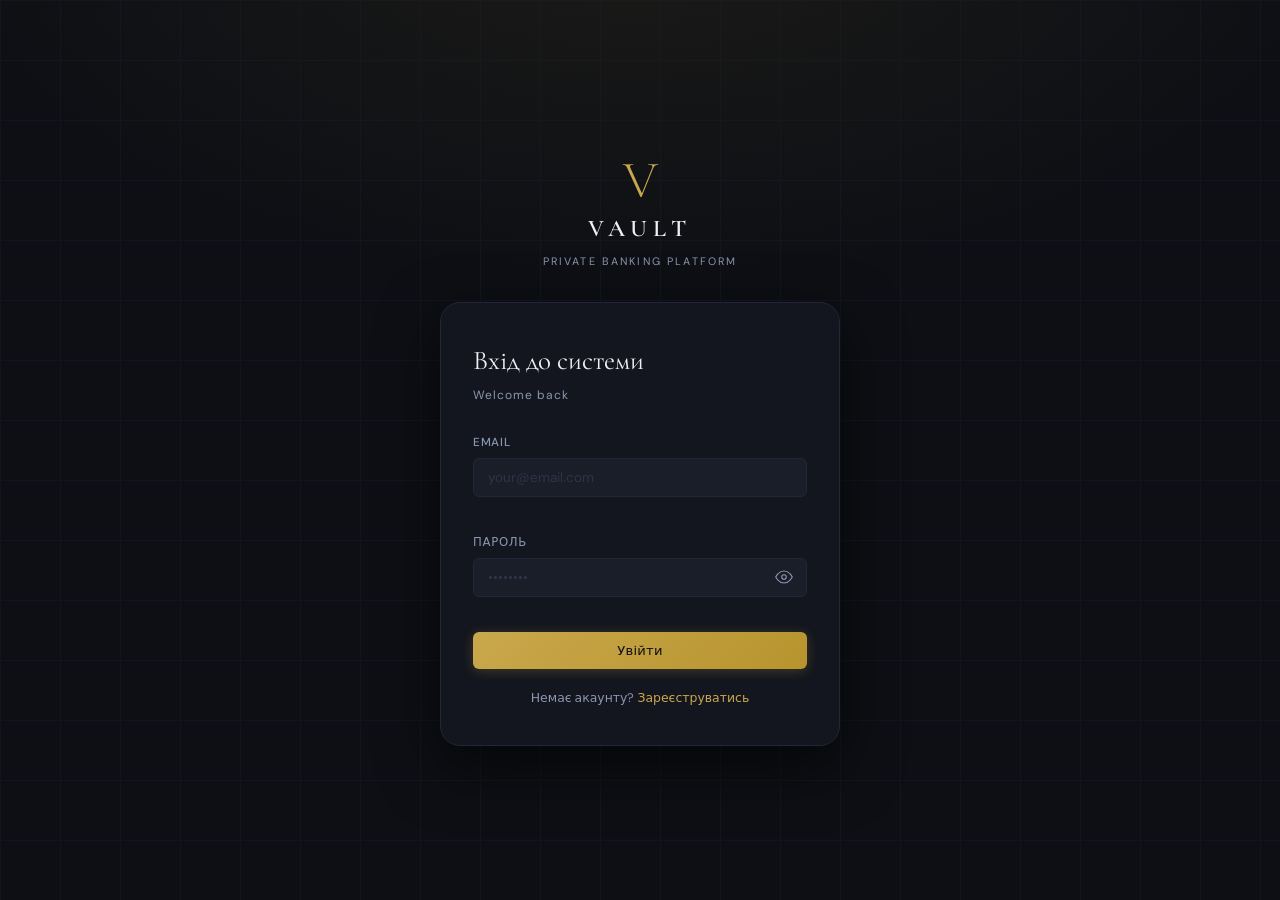
<file: frontend/index.html>
<!DOCTYPE html>
<html lang="uk">
<head>
  <meta charset="UTF-8" />
  <meta name="viewport" content="width=device-width, initial-scale=1.0" />
  <title>Vault · Payment System</title>
  <link rel="preconnect" href="https://fonts.googleapis.com" />
  <link rel="preconnect" href="https://fonts.gstatic.com" crossorigin />
  <link href="https://fonts.googleapis.com/css2?family=Cormorant+Garamond:ital,wght@0,300;0,400;0,600;1,300;1,400&family=DM+Mono:wght@300;400;500&family=DM+Sans:wght@300;400;500&display=swap" rel="stylesheet" />
  <link rel="stylesheet" href="css/variables.css" />
  <link rel="stylesheet" href="css/base.css" />
  <link rel="stylesheet" href="css/components.css" />
  <link rel="stylesheet" href="css/layout.css" />
  <link rel="stylesheet" href="css/pages.css" />
  <link rel="stylesheet" href="css/animations.css" />
   <link rel="stylesheet" href="css/filters.css" />
  <link rel="stylesheet" href="css/mobile.css" />
  <link rel="stylesheet" href="css/blocked.css" />
  <link rel="stylesheet" href="css/profile.css" />
</head>
<body>

  <!-- ── Сторінка заблокованого користувача ─────────────────────── -->
  <div id="blocked-wrapper" class="blocked-wrapper hidden">
    <div class="blocked-card">

      <!-- Заголовок -->
      <div class="blocked-card__header">
        <div class="blocked-card__icon">🔒</div>
        <h2 class="blocked-card__title">Акаунт заблоковано</h2>
        <div class="blocked-card__subtitle">Account suspended</div>
        <div class="blocked-card__email" id="blocked-email"></div>
      </div>

      <!-- Причина -->
      <div class="blocked-reason">
        <div class="blocked-reason__label">
          <svg width="12" height="12" viewBox="0 0 24 24" fill="none"
               stroke="currentColor" stroke-width="2.5">
            <circle cx="12" cy="12" r="10"/>
            <line x1="12" y1="8"  x2="12"    y2="12"/>
            <line x1="12" y1="16" x2="12.01" y2="16"/>
          </svg>
          Причина блокування
        </div>
        <div class="blocked-reason__text" id="blocked-reason">
          Причину не вказано
        </div>
      </div>

      <!-- Форма запиту на розблокування -->
      <div class="blocked-divider">Запит на розблокування</div>

      <div class="blocked-request__title">Оскаржити рішення</div>
      <p class="blocked-request__hint">
        Якщо ви вважаєте блокування помилковим — опишіть ситуацію
        і адміністратор розгляне ваш запит.
      </p>

      <form id="blocked-request-form" class="form" novalidate>
        <div class="field">
          <label class="field__label" for="blocked-request-message">
            Повідомлення <span style="color:var(--red)">*</span>
          </label>
          <textarea
            class="field__input field__textarea"
            id="blocked-request-message"
            rows="3"
            placeholder="Поясніть, чому ваш акаунт слід розблокувати..."
            maxlength="1000"
          ></textarea>
        </div>
        <div id="blocked-request-error"   class="alert alert--error   hidden"></div>
        <div id="blocked-request-success" class="alert alert--success hidden"></div>
        <button class="btn btn--primary btn--full" type="submit">
          <span class="btn__text">Надіслати запит на розблокування</span>
          <span class="btn__loader hidden"></span>
        </button>
      </form>

      <!-- Вийти -->
      <div class="blocked-footer">
        <button id="blocked-logout-btn" class="btn btn--ghost"
                style="color:var(--silver);font-size:.8rem">
          ← Вийти з акаунту
        </button>
      </div>

    </div>
  </div>
  <!-- ── Auth pages (shown when logged out) ─────────────────────────── -->
  <div id="auth-wrapper" class="auth-wrapper">
    <div class="auth-brand">
      <div class="auth-brand__logo">V</div>
      <div class="auth-brand__name">Vault</div>
      <div class="auth-brand__tagline">Private Banking Platform</div>
    </div>

    <!-- Login -->
    <div id="page-login" class="auth-card active">
      <h2 class="auth-card__title" data-i18n="auth.login.title">Вхід до системи</h2>
      <p class="auth-card__sub">Welcome back</p>
      <form id="form-login" class="form" novalidate>
        <div class="field">
          <label class="field__label" for="login-email" data-i18n="auth.login.email">Email</label>
          <input class="field__input" id="login-email" type="email" placeholder="your@email.com" autocomplete="email" required />
          <span class="field__error" id="login-email-err"></span>
        </div>
        <div class="field">
          <label class="field__label" for="login-password" data-i18n="auth.login.password">Пароль</label>
          <div class="field__password-wrap">
            <input class="field__input" id="login-password" type="password" placeholder="••••••••" autocomplete="current-password" required />
            <button type="button" class="field__eye-btn" id="login-password-eye" aria-label="Показати пароль">
              <svg id="login-eye-show" class="field__eye-icon" viewBox="0 0 24 24" fill="none" stroke="currentColor" stroke-width="1.5"><path d="M1 12s4-8 11-8 11 8 11 8-4 8-11 8-11-8-11-8z"/><circle cx="12" cy="12" r="3"/></svg>
              <svg id="login-eye-hide" class="field__eye-icon" style="display:none" viewBox="0 0 24 24" fill="none" stroke="currentColor" stroke-width="1.5"><path d="M17.94 17.94A10.07 10.07 0 0 1 12 20c-7 0-11-8-11-8a18.45 18.45 0 0 1 5.06-5.94M9.9 4.24A9.12 9.12 0 0 1 12 4c7 0 11 8 11 8a18.5 18.5 0 0 1-2.16 3.19m-6.72-1.07a3 3 0 1 1-4.24-4.24"/><line x1="1" y1="1" x2="23" y2="23"/></svg>
            </button>
          </div>
          <span class="field__error" id="login-password-err"></span>
        </div>
        <div id="login-error" class="alert alert--error hidden"></div>
        <button class="btn btn--primary btn--full" type="submit">
          <span class="btn__text" data-i18n="auth.login.btn">Увійти</span>
          <span class="btn__loader hidden"></span>
        </button>
      </form>
      <p class="auth-switch">Немає акаунту? <a href="#" id="go-register">Зареєструватись</a></p>
    </div>

    <!-- Register -->
    <div id="page-register" class="auth-card">
      <h2 class="auth-card__title" data-i18n="auth.register.title">Реєстрація</h2>
      <p class="auth-card__sub">Create your account</p>
      <form id="form-register" class="form" novalidate>

        <!-- Ім'я та прізвище -->
        <div class="field-row">
          <div class="field">
            <label class="field__label" for="reg-first-name" data-i18n="auth.register.first_name">Ім'я</label>
            <input class="field__input" id="reg-first-name" type="text" placeholder="Іван" autocomplete="given-name" required />
            <span class="field__error" id="reg-first-name-err"></span>
          </div>
          <div class="field">
            <label class="field__label" for="reg-last-name" data-i18n="auth.register.last_name">Прізвище</label>
            <input class="field__input" id="reg-last-name" type="text" placeholder="Петренко" autocomplete="family-name" required />
            <span class="field__error" id="reg-last-name-err"></span>
          </div>
        </div>

        <div class="field">
          <label class="field__label" for="reg-email">Email</label>
          <input class="field__input" id="reg-email" type="email" placeholder="your@email.com" autocomplete="email" required />
          <span class="field__error" id="reg-email-err"></span>
        </div>
        <div class="field">
          <label class="field__label" for="reg-phone" data-i18n="auth.register.phone">Телефон</label>
          <input class="field__input" id="reg-phone" type="tel" placeholder="+380991234567" autocomplete="tel" required />
          <span class="field__error" id="reg-phone-err"></span>
        </div>

        <!-- Пароль зі слайдером та кнопкою ока -->
        <div class="field">
          <label class="field__label" for="reg-password" data-i18n="auth.register.password">Пароль</label>
          <div class="field__password-wrap">
            <input class="field__input" id="reg-password" type="password" placeholder="мін. 8 символів" autocomplete="new-password" required />
            <button type="button" class="field__eye-btn" id="reg-password-eye" aria-label="Показати пароль">
              <svg id="eye-icon-show" class="field__eye-icon" viewBox="0 0 24 24" fill="none" stroke="currentColor" stroke-width="1.5"><path d="M1 12s4-8 11-8 11 8 11 8-4 8-11 8-11-8-11-8z"/><circle cx="12" cy="12" r="3"/></svg>
              <svg id="eye-icon-hide" class="field__eye-icon" style="display:none" viewBox="0 0 24 24" fill="none" stroke="currentColor" stroke-width="1.5"><path d="M17.94 17.94A10.07 10.07 0 0 1 12 20c-7 0-11-8-11-8a18.45 18.45 0 0 1 5.06-5.94M9.9 4.24A9.12 9.12 0 0 1 12 4c7 0 11 8 11 8a18.5 18.5 0 0 1-2.16 3.19m-6.72-1.07a3 3 0 1 1-4.24-4.24"/><line x1="1" y1="1" x2="23" y2="23"/></svg>
            </button>
          </div>

          <!-- Слайдер надійності пароля -->
          <div class="pwd-strength">
            <div class="pwd-strength__bars">
              <div class="pwd-strength__bar" id="pwd-bar-1"></div>
              <div class="pwd-strength__bar" id="pwd-bar-2"></div>
              <div class="pwd-strength__bar" id="pwd-bar-3"></div>
              <div class="pwd-strength__bar" id="pwd-bar-4"></div>
              <div class="pwd-strength__bar" id="pwd-bar-5"></div>
            </div>
            <span class="pwd-strength__label" id="pwd-strength-label"></span>
          </div>

          <!-- Вимоги до пароля -->
          <ul class="pwd-reqs">
            <li class="pwd-reqs__item" id="req-len">
              <svg class="pwd-reqs__icon" viewBox="0 0 16 16" fill="none" stroke="currentColor" stroke-width="1.5"><circle cx="8" cy="8" r="6"/></svg>
              Мінімум 8 символів
            </li>
            <li class="pwd-reqs__item" id="req-upper">
              <svg class="pwd-reqs__icon" viewBox="0 0 16 16" fill="none" stroke="currentColor" stroke-width="1.5"><circle cx="8" cy="8" r="6"/></svg>
              Велика літера (A–Z)
            </li>
            <li class="pwd-reqs__item" id="req-lower">
              <svg class="pwd-reqs__icon" viewBox="0 0 16 16" fill="none" stroke="currentColor" stroke-width="1.5"><circle cx="8" cy="8" r="6"/></svg>
              Мала літера (a–z)
            </li>
            <li class="pwd-reqs__item" id="req-digit">
              <svg class="pwd-reqs__icon" viewBox="0 0 16 16" fill="none" stroke="currentColor" stroke-width="1.5"><circle cx="8" cy="8" r="6"/></svg>
              Цифра (0–9)
            </li>
            <li class="pwd-reqs__item" id="req-special">
              <svg class="pwd-reqs__icon" viewBox="0 0 16 16" fill="none" stroke="currentColor" stroke-width="1.5"><circle cx="8" cy="8" r="6"/></svg>
              Спецсимвол (!@#$%^&amp;*…)
            </li>
          </ul>

          <span class="field__error" id="reg-password-err"></span>
        </div>

        <div id="reg-error" class="alert alert--error hidden"></div>
        <div id="reg-success" class="alert alert--success hidden"></div>
        <button class="btn btn--primary btn--full" type="submit">
          <span class="btn__text" data-i18n="auth.register.btn">Зареєструватись</span>
          <span class="btn__loader hidden"></span>
        </button>
      </form>
      <p class="auth-switch">Вже маєте акаунт? <a href="#" id="go-login">Увійти</a></p>
    </div>
  </div>

  <!-- ── App shell (shown when logged in) ───────────────────────────── -->
  <div id="app-wrapper" class="app-wrapper hidden">

    <div class="sidebar-overlay" id="sidebar-overlay"></div>
    <!-- Sidebar -->
    <aside class="sidebar">
      <div class="sidebar__brand">
        <span class="sidebar__logo">V</span>
        <span class="sidebar__name">Vault</span>
      </div>

      <nav class="sidebar__nav">



        <a class="nav-item active" data-page="dashboard" href="#">
          <svg class="nav-item__icon" viewBox="0 0 24 24" fill="none" stroke="currentColor" stroke-width="1.5"><rect x="3" y="3" width="7" height="7" rx="1"/><rect x="14" y="3" width="7" height="7" rx="1"/><rect x="3" y="14" width="7" height="7" rx="1"/><rect x="14" y="14" width="7" height="7" rx="1"/></svg>
          <span data-i18n="nav.dashboard">Огляд</span>
        </a>
        <a class="nav-item" data-page="accounts" href="#">
          <svg class="nav-item__icon" viewBox="0 0 24 24" fill="none" stroke="currentColor" stroke-width="1.5"><rect x="2" y="5" width="20" height="14" rx="2"/><path d="M2 10h20"/></svg>
          <span data-i18n="nav.accounts">Рахунки</span>
        </a>
        <a class="nav-item" data-page="transfer" href="#">
          <svg class="nav-item__icon" viewBox="0 0 24 24" fill="none" stroke="currentColor" stroke-width="1.5"><path d="M7 16V4m0 0L3 8m4-4 4 4M17 8v12m0 0 4-4m-4 4-4-4"/></svg>
          <span data-i18n="nav.transfer">Переказ</span>
        </a>
        <a class="nav-item" data-page="transactions" href="#">
          <svg class="nav-item__icon" viewBox="0 0 24 24" fill="none" stroke="currentColor" stroke-width="1.5"><path d="M9 5H7a2 2 0 0 0-2 2v12a2 2 0 0 0 2 2h10a2 2 0 0 0 2-2V7a2 2 0 0 0-2-2h-2M9 5a2 2 0 0 0 2 2h2a2 2 0 0 0 2-2M9 5a2 2 0 0 1 2-2h2a2 2 0 0 1 2 2"/></svg>
          <span data-i18n="nav.transactions">Транзакції</span>
        </a>
        <a class="nav-item" data-page="requests" href="#">
          <svg class="nav-item__icon" viewBox="0 0 24 24" fill="none" stroke="currentColor" stroke-width="1.5"><path d="M8 12h.01M12 12h.01M16 12h.01M21 12c0 4.418-4.03 8-9 8a9.863 9.863 0 0 1-4.255-.949L3 20l1.395-3.72C3.512 15.042 3 13.574 3 12c0-4.418 4.03-8 9-8s9 3.582 9 8z"/></svg>
          <span data-i18n="nav.requests">Запити</span>
        </a>
        <a class="nav-item" data-page="profile" href="#">
           <svg class="nav-item__icon" viewBox="0 0 24 24" fill="none" stroke="currentColor" stroke-width="1.5">
           <path d="M20 21v-2a4 4 0 0 0-4-4H8a4 4 0 0 0-4 4v2"/>
            <circle cx="12" cy="7" r="4"/>
          </svg>
          <span data-i18n="nav.profile">Кабінет</span>
        </a>
      </nav>

      <a href="admin.html" class="nav-item" id="nav-admin" style="display:none;margin:0 12px 8px;border-top:1px solid var(--ink-3);padding-top:12px;color:var(--red)">
        <svg class="nav-item__icon" viewBox="0 0 24 24" fill="none" stroke="currentColor" stroke-width="1.5"><path d="M9 12l2 2 4-4m5.618-4.016A11.955 11.955 0 0 1 12 2.944a11.955 11.955 0 0 1-8.618 3.04A12.02 12.02 0 0 0 3 9c0 5.591 3.824 10.29 9 11.622 5.176-1.332 9-6.03 9-11.622 0-1.042-.133-2.052-.382-3.016z"/></svg>
        <span data-i18n="nav.admin">Адмін панель</span>
      </a>
      <div class="sidebar__bottom">
        <div class="user-chip" id="sidebar-user">
          <div class="user-chip__avatar" id="sidebar-avatar">U</div>
          <div class="user-chip__info">
            <span class="user-chip__email" id="sidebar-email">—</span>
            <span class="user-chip__role" id="sidebar-role">USER</span>
          </div>
        </div>
        <button class="btn btn--ghost btn--icon" id="btn-logout" title="Вийти">
          <svg viewBox="0 0 24 24" fill="none" stroke="currentColor" stroke-width="1.5"><path d="M17 16l4-4m0 0-4-4m4 4H7m6 4v1a3 3 0 0 1-3 3H6a3 3 0 0 1-3-3V7a3 3 0 0 1 3-3h4a3 3 0 0 1 3 3v1"/></svg>
        </button>
      </div>
    </aside>

    <!-- Main content -->
    <main class="main-content">
      <div class="topbar">
        <button class="topbar__burger" id="sidebar-toggle" aria-label="Menu">
          <span></span><span></span><span></span>
        </button>
        <h1 class="topbar__title" id="page-title" data-i18n="nav.dashboard">Огляд</h1>
        <div class="topbar__lang">
          <button class="lang-btn active" data-lang="uk">UA</button>
          <button class="lang-btn" data-lang="en">EN</button>
        </div>
      </div>

      <!-- Dashboard -->
      <section id="page-dashboard" class="page active">
        <div class="stats-grid" id="stats-grid">
          <div class="stat-card stat-card--gold">
            <div class="stat-card__label" data-i18n="dash.total_balance">Загальний баланс</div>
            <div class="stat-card__value" id="stat-total">0.00 ₴</div>
            <div class="stat-card__sub" data-i18n="dash.all_accounts">Всі рахунки</div>
          </div>
          <div class="stat-card">
            <div class="stat-card__label" data-i18n="dash.accounts_count">Рахунків</div>
            <div class="stat-card__value" id="stat-accounts">0</div>
            <div class="stat-card__sub" data-i18n="dash.accounts_active">Активних</div>
          </div>
          <div class="stat-card">
            <div class="stat-card__label" data-i18n="dash.last_tx">Останній переказ</div>
            <div class="stat-card__value" id="stat-last-tx">—</div>
            <div class="stat-card__sub" id="stat-last-tx-date">—</div>
          </div>
        </div>

        <div class="section-header">
          <h2 class="section-title" data-i18n="dash.my_accounts">Мої рахунки</h2>
          <button class="btn btn--outline btn--sm" id="dash-add-account" data-i18n="dash.add">+ Додати</button>
        </div>
        <div class="cards-row" id="dash-accounts-list">
          <div class="empty-state">Рахунки не знайдено</div>
        </div>

        <div class="section-header">
          <h2 class="section-title" data-i18n="dash.recent_tx">Останні транзакції</h2>
        </div>
        <div class="tx-list" id="dash-tx-list">
          <div class="empty-state">Транзакцій немає</div>
        </div>
      </section>

      <!-- Accounts -->
      <section id="page-accounts" class="page">
        <div class="section-header">
          <h2 class="section-title" data-i18n="acc.title">Банківські рахунки</h2>
          <button class="btn btn--primary btn--sm" id="btn-open-add-account" data-i18n="acc.new">+ Новий рахунок</button>
        </div>
        <div class="accounts-grid" id="accounts-grid">
          <div class="empty-state">Рахунки не знайдено</div>
        </div>
      </section>

      <!-- Transfer -->
      <section id="page-transfer" class="page">
        <div class="transfer-container">
          <div class="transfer-card">
            <h2 class="transfer-card__title" data-i18n="tf.title">Переказ коштів</h2>
            <p class="transfer-card__sub" data-i18n="tf.sub">Миттєвий переказ між рахунками</p>
            <form id="form-transfer" class="form" novalidate>
              <div class="field">
                <label class="field__label" for="tf-from" data-i18n="tf.from">З рахунку</label>
                <select class="field__input field__select" id="tf-from" required>
                  <option value="">— оберіть рахунок —</option>
                </select>
                <span class="field__error" id="tf-from-err"></span>
              </div>
              <div class="transfer-arrow">
                <svg viewBox="0 0 24 24" fill="none" stroke="currentColor" stroke-width="1.5"><path d="M12 5v14m7-7-7 7-7-7"/></svg>
              </div>
             <div class="field">
               <label class="field__label" for="tf-to" data-i18n="tf.to">Номер картки отримувача (16 цифр)</label>
                <input class="field__input"
                  id="tf-to"
                  type="text"
                  placeholder="1234 5678 9012 3456"
                  maxlength="19"
                  inputmode="numeric"
                  autocomplete="off" />
                <span class="field__error" id="tf-to-err"></span>
              </div>
              <div class="field">
                <label class="field__label" for="tf-amount" data-i18n="tf.amount">Сума</label>
                <div class="field__prefix-wrap">
                  <span class="field__prefix" id="tf-currency-badge">₴</span>
                  <input class="field__input field__input--prefixed" id="tf-amount" type="number" min="0.01" step="0.01" placeholder="0.00" required />
                </div>
                <span class="field__error" id="tf-amount-err"></span>
              </div>
              <div class="field">
                <label class="field__label" for="tf-desc" data-i18n="tf.desc">Призначення (необов'язково)</label>
                <input class="field__input" id="tf-desc" type="text" placeholder="За що переказ..." maxlength="255" />
              </div>
              <div id="tf-error" class="alert alert--error hidden"></div>
              <div id="tf-success" class="alert alert--success hidden"></div>
              <button class="btn btn--primary btn--full" type="submit">
                <span class="btn__text" data-i18n="tf.btn">Виконати переказ</span>
                <span class="btn__loader hidden"></span>
              </button>
            </form>
          </div>
        </div>
      </section>

      <!-- Transactions -->
      <section id="page-transactions" class="page">
        <div class="section-header">
          <h2 class="section-title" data-i18n="tx.title">Транзакції</h2>
        </div>
        <div class="tx-table-wrap">
          <table class="tx-table">
            <thead>
              <tr>
                <th data-i18n="tx.col.date">Дата</th>
                <th data-i18n="tx.col.id">№ ID</th>
                <th data-i18n="tx.col.type">Тип</th>
                <th data-i18n="tx.col.desc">Опис</th>
                <th data-i18n="tx.col.status">Статус</th>
                <th class="text-right" data-i18n="tx.col.amount">Сума</th>
              </tr>
            </thead>
            <tbody id="tx-table-body">
              <tr><td colspan="6" class="empty-state">Транзакцій немає</td></tr>
            </tbody>
          </table>
        </div>
        <div class="pagination" id="tx-pagination"></div>
      </section>

      <!-- Requests -->
      <section id="page-requests" class="page">
        <div class="section-header">
          <h2 class="section-title" data-i18n="req.title">Мої запити</h2>
          <button class="btn btn--primary btn--sm" id="btn-open-add-request" data-i18n="req.new">+ Новий запит</button>
        </div>
        <div class="requests-list" id="requests-list">
          <div class="empty-state">Запитів немає</div>
        </div>
      </section>

      <!-- Profile / Особистий кабінет -->
      <section id="page-profile" class="page">
        <div id="profile-container">
          <!-- Контент завантажується динамічно через ProfilePage.load() -->
        </div>
      </section>
    </main>
  </div>

  <!-- ── Modals ──────────────────────────────────────────────────────── -->
  <div class="modal-backdrop hidden" id="modal-backdrop">
    <!-- Add Account Modal -->
    <div class="modal hidden" id="modal-add-account">
      <div class="modal__header">
        <h3 class="modal__title" data-i18n="acc.modal.title">Новий рахунок</h3>
        <button class="modal__close" data-close-modal="modal-add-account">✕</button>
      </div>
      <form id="form-add-account" class="form" novalidate>
        <div class="field">
          <label class="field__label">Номер картки <span style="color:var(--silver);font-size:.7rem">(генерується автоматично)</span></label>
          <div style="display:flex;gap:8px;align-items:center">
            <input class="field__input" id="acc-card" type="text" readonly
                   style="font-family:var(--font-mono);letter-spacing:.1em;cursor:default;flex:1"
                   placeholder="Натисніть ↻ або відкрийте знову" />
            <button type="button" class="btn btn--outline btn--sm" id="btn-regen-card" title="Згенерувати новий номер" style="flex-shrink:0;padding:0 14px;height:40px">↻</button>
          </div>
          <span style="font-size:.72rem;color:var(--silver);margin-top:2px">Повний номер зберігається у системі для переказів</span>
        </div>
        <div class="field">
          <label class="field__label" for="acc-currency">Валюта</label>
          <select class="field__input field__select" id="acc-currency" required>
            <option value="UAH">₴ UAH — Гривня</option>
            <option value="USD">$ USD — Долар</option>
            <option value="EUR">€ EUR — Євро</option>
          </select>
        </div>
        <div class="field">
          <label class="field__label" for="acc-balance">Початковий баланс</label>
          <input class="field__input" id="acc-balance" type="number" min="0" step="0.01" placeholder="0.00" value="0" required />
          <span class="field__error" id="acc-balance-err"></span>
        </div>
        <div id="acc-error" class="alert alert--error hidden"></div>
        <button class="btn btn--primary btn--full" type="submit" data-i18n="acc.modal.btn">Створити рахунок</button>
      </form>
    </div>

    <!-- Add Request Modal -->
    <div class="modal hidden" id="modal-add-request">
      <div class="modal__header">
        <h3 class="modal__title" data-i18n="req.modal.title">Новий запит</h3>
        <button class="modal__close" data-close-modal="modal-add-request">✕</button>
      </div>
      <form id="form-add-request" class="form" novalidate>
        <div class="field">
          <label class="field__label" for="req-account" data-i18n="req.modal.acc">Рахунок</label>
          <select class="field__input field__select" id="req-account" required>
            <option value="">— оберіть рахунок —</option>
          </select>
          <span class="field__error" id="req-account-err"></span>
        </div>
        <div class="field">
          <label class="field__label" for="req-type" data-i18n="req.modal.type">Тип запиту</label>
          <select class="field__input field__select" id="req-type" required>
            <option value="UNBLOCK">Розблокування / Unblock</option>
          </select>
        </div>
        <div class="field">
          <label class="field__label" for="req-message" data-i18n="req.modal.msg">Повідомлення</label>
          <textarea class="field__input field__textarea" id="req-message" rows="3" placeholder="Опишіть причину запиту..." required maxlength="1000"></textarea>
          <span class="field__error" id="req-message-err"></span>
        </div>
        <div id="req-error" class="alert alert--error hidden"></div>
        <div id="req-success" class="alert alert--success hidden"></div>
        <button class="btn btn--primary btn--full" type="submit">
          <span class="btn__text" data-i18n="req.modal.btn">Надіслати запит</span>
          <span class="btn__loader hidden"></span>
        </button>
      </form>
    </div>
  </div>

  <!-- Toast notifications -->
  <div class="toast-container" id="toast-container"></div>

  <script>
const API_BASE = 'http://localhost:8000';

const Api = (() => {
    async function _fetch(path, options = {}, retry = true) {
        const accessToken = Store.get('accessToken');
        const headers = { 'Content-Type': 'application/json', ...options.headers };
        if (accessToken) headers['Authorization'] = `Bearer ${accessToken}`;

        const res = await fetch(`${API_BASE}${path}`, { ...options, headers });

        if (res.status === 401 && retry) {
            const refreshed = await _tryRefresh();
            if (refreshed) return _fetch(path, options, false);
            Store.clear();
            App.showAuth();
            throw new Error('Session expired');
        }

        if (!res.ok) {
            let detail = `HTTP ${res.status}`;
            try {
                const body = await res.json();
                detail = body.detail || JSON.stringify(body);
            } catch {}
            throw new Error(detail);
        }

        if (res.status === 204) return null;
        return res.json();
    }

    async function _tryRefresh() {
        const refreshToken = Store.get('refreshToken');
        if (!refreshToken) return false;
        try {
            const data = await fetch(`${API_BASE}/users/refresh`, {
                method: 'POST',
                headers: { 'Content-Type': 'application/json' },
                body: JSON.stringify({ refresh_token: refreshToken }),
            }).then(r => r.json());
            if (data.access_token) {
                Store.set('accessToken', data.access_token);
                return true;
            }
        } catch {}
        return false;
    }

    const get  = (path)       => _fetch(path, { method: 'GET' });
    const post = (path, body) => _fetch(path, { method: 'POST', body: JSON.stringify(body) });
    const patch= (path, body) => _fetch(path, { method: 'PATCH', body: JSON.stringify(body) });
    const del  = (path)       => _fetch(path, { method: 'DELETE' });

    // Auth
    const login = (email, password) => {
        const form = new URLSearchParams({ username: email, password });
        return fetch(`${API_BASE}/users/login`, {
            method: 'POST',
            headers: { 'Content-Type': 'application/x-www-form-urlencoded' },
            body: form,
        }).then(async res => {
            if (!res.ok) {
                const body = await res.json().catch(() => ({}));
                throw new Error(body.detail || `HTTP ${res.status}`);
            }
            return res.json();
        });
    };

    const register = (data) => post('/users/', data);
    const logout   = (rt)   => post('/users/logout', { refresh_token: rt });
    const getMe    = ()     => get('/users/me');

    // Accounts
    const createAccount   = (data) => post('/accounts/', data);
    const getUserAccounts = (uid)  => get(`/accounts/user/${uid}`);
    const getAccount      = (id)   => get(`/accounts/${id}`);
    const deleteAccount   = (id)   => del(`/accounts/${id}`);
    const patchAccount    = (id, body) => patch(`/accounts/${id}`, body);

    // Transfer
    const transfer = (data) => post('/accounts/transfer', data);

    // Transactions
    const getAccountTx = (accId, limit = 50, offset = 0) =>
        get(`/transactions/account/${accId}?limit=${limit}&offset=${offset}`);
    const getTx = (id) => get(`/transactions/${id}`);

    // Requests
    const createRequest   = (data) => post('/requests/', data);
    const getUserRequests = (uid)  => get(`/requests/user/${uid}`);

    return {
        login, register, logout, getMe,
        createAccount, getUserAccounts, getAccount, deleteAccount, patchAccount,
        transfer,
        getAccountTx, getTx,
        createRequest, getUserRequests,
    };
})();

</script>
  <script src="js/store.js"></script>
  <script src="js/i18n.js"></script>
  <script src="js/ui.js"></script>
  <script src="js/pages/auth.js"></script>
  <script src="js/pages/dashboard.js"></script>
  <script>

const AccountsPage = (() => {

    let _accounts = [];

    function generateCardNumber() {
        const seg = () => String(Math.floor(1000 + Math.random() * 9000));
        return seg() + seg() + seg() + seg();
    }

    function formatDisplay(num16) {
        return num16.replace(/(\d{4})(\d{4})(\d{4})(\d{4})/, '$1 $2 $3 $4');
    }

    function setCardNumber(num16) {
        const input = document.getElementById('acc-card');
        if (input) {
            input.value = formatDisplay(num16);
            input.dataset.full = num16;
        }
    }

    async function load() {
        const user = Store.getUser();
        if (!user) return;

        const grid = document.getElementById('accounts-grid');
        grid.innerHTML = '<div class="empty-state skeleton" style="height:160px;border-radius:12px"></div>';

        try {
            _accounts = await Api.getUserAccounts(user.id);
            _render(_accounts, grid);
            _populateSelects(_accounts);
        } catch (err) {
            grid.innerHTML = `<div class="empty-state">Помилка: ${err.message}</div>`;
        }
    }

    function _render(accounts, grid) {
        grid.innerHTML = '';
        if (accounts.length === 0) {
            grid.innerHTML = '<div class="empty-state" style="grid-column:1/-1">У вас поки немає рахунків.</div>';
            return;
        }
        accounts.forEach(acc => grid.appendChild(_buildCardWrapper(acc)));
    }

    function _buildCardWrapper(acc) {
        const wrapper = document.createElement('div');
        wrapper.style.cssText = 'display:flex;flex-direction:column;gap:8px;';

        // Bank card
        const el = document.createElement('div');
        el.className = `bank-card${acc.status === 'blocked' ? ' bank-card--blocked' : ''}`;
        el.dataset.id = acc.id;
        const sym = { UAH: '₴', USD: '$', EUR: '€' }[acc.currency] || acc.currency;

        el.innerHTML = `
            <div class="bank-card__chip"></div>
            <div class="bank-card__number">${acc.card_number}</div>
            <div class="bank-card__footer">
                <div>
                    <div class="bank-card__balance">${sym}${Number(acc.balance).toLocaleString('uk-UA', { minimumFractionDigits: 2 })}</div>
                    <div class="bank-card__status">${acc.status === 'active' ? '● Active' : '○ Blocked'}</div>
                </div>
                <div class="bank-card__currency">${acc.currency}</div>
            </div>
        `;

        el.addEventListener('click', () => {
            if (acc.card_number_full) {
                UI.toast(`Повний номер: ${formatDisplay(acc.card_number_full)}`, 'info', 6000);
            }
        });

        wrapper.appendChild(el);

        // Якщо рахунок активний — показати кнопку блокування
        if (acc.status === 'active') {
            const blockBtn = document.createElement('button');
            blockBtn.className = 'btn btn--sm btn--outline';
            blockBtn.style.cssText = 'border-color:var(--red);color:var(--red);width:100%;';
            blockBtn.innerHTML = '🔒 Заблокувати рахунок';

            blockBtn.addEventListener('click', async () => {
                if (!confirm('Ви впевнені, що хочете заблокувати цей рахунок?\nДля розблокування потрібно буде подати запит адміністратору.')) return;

                blockBtn.disabled = true;
                blockBtn.textContent = '⏳ Обробка...';

                try {
                    await Api.patchAccount(acc.id, { status: 'blocked' });
                    UI.toast('Рахунок заблоковано. Для розблокування зверніться до адміністратора.', 'info', 5000);
                    await load();
                    DashboardPage.load();
                } catch (err) {
                    UI.toast('Помилка: ' + err.message, 'error');
                    blockBtn.disabled = false;
                    blockBtn.innerHTML = '🔒 Заблокувати рахунок';
                }
            });

            wrapper.appendChild(blockBtn);
        } else {
            // Рахунок заблокований — показати підказку про запит
            const hint = document.createElement('div');
            hint.style.cssText = 'font-size:.75rem;color:var(--silver);text-align:center;padding:4px 0;';
            hint.innerHTML = '🔐 Для розблокування — <a href="#" class="hint-req-link" style="color:var(--gold)">подайте запит</a>';

            hint.querySelector('.hint-req-link').addEventListener('click', (e) => {
                e.preventDefault();
                // Перейти на сторінку запитів та відкрити модал
                App.navigateTo('requests');
                setTimeout(() => UI.openModal('modal-add-request'), 100);
            });

            wrapper.appendChild(hint);
        }

        return wrapper;
    }

    function _populateSelects(accounts) {
        // tf-from
        const tfFrom = document.getElementById('tf-from');
        const curVal = tfFrom.value;
        tfFrom.innerHTML = '<option value="">— оберіть рахунок —</option>';
        accounts.forEach(acc => {
            const opt = document.createElement('option');
            opt.value = acc.id;
            const masked = acc.card_number || '**** **** **** ****';
            opt.textContent = `${masked} · ${UI.formatMoney(acc.balance, acc.currency)}`;
            opt.disabled = acc.status !== 'active';
            tfFrom.appendChild(opt);
        });
        if (curVal) tfFrom.value = curVal;

        // req-account
        const reqAcc = document.getElementById('req-account');
        reqAcc.innerHTML = '<option value="">— оберіть рахунок —</option>';
        accounts.forEach(acc => {
            const opt = document.createElement('option');
            opt.value = acc.id;
            opt.textContent = `${acc.card_number} (${acc.currency})`;
            reqAcc.appendChild(opt);
        });
    }

    document.getElementById('btn-open-add-account').addEventListener('click', () => {
        const form = document.getElementById('form-add-account');
        form.reset();
        UI.hideAlert('acc-error');

        const num = generateCardNumber();
        setCardNumber(num);

        UI.openModal('modal-add-account');
    });

    document.getElementById('btn-regen-card').addEventListener('click', () => {
        const num = generateCardNumber();
        setCardNumber(num);
    });

    document.getElementById('form-add-account').addEventListener('submit', async (e) => {
        e.preventDefault();
        const form = e.currentTarget;
        const currency = document.getElementById('acc-currency').value;
        const balance = parseFloat(document.getElementById('acc-balance').value) || 0;
        const user = Store.getUser();

        UI.clearErrors(form);
        UI.hideAlert('acc-error');

        UI.setLoading(form, true);

        try {
            await Api.createAccount({
                user_id: user.id,
                currency: currency,
                balance: balance,
            });

            UI.closeModal('modal-add-account');
            UI.toast('Рахунок успішно створено ✓', 'success');

            await load();
            DashboardPage.load();
        } catch (err) {
            UI.showAlert('acc-error', err.message || 'Не вдалося створити рахунок');
        } finally {
            UI.setLoading(form, false);
        }
    });

    function getAccounts() { return _accounts; }

    return { load, getAccounts };
})();

</script>
  <script src="js/pages/transfer.js"></script>
  <script src="js/pages/transactions.js"></script>
  <script src="js/pages/requests.js"></script>
  <script src="js/pages/profile.js"></script>
  <script src="js/export_pdf.js"></script>
  <script src="js/app.js"></script>
</body>
</html>
</file>
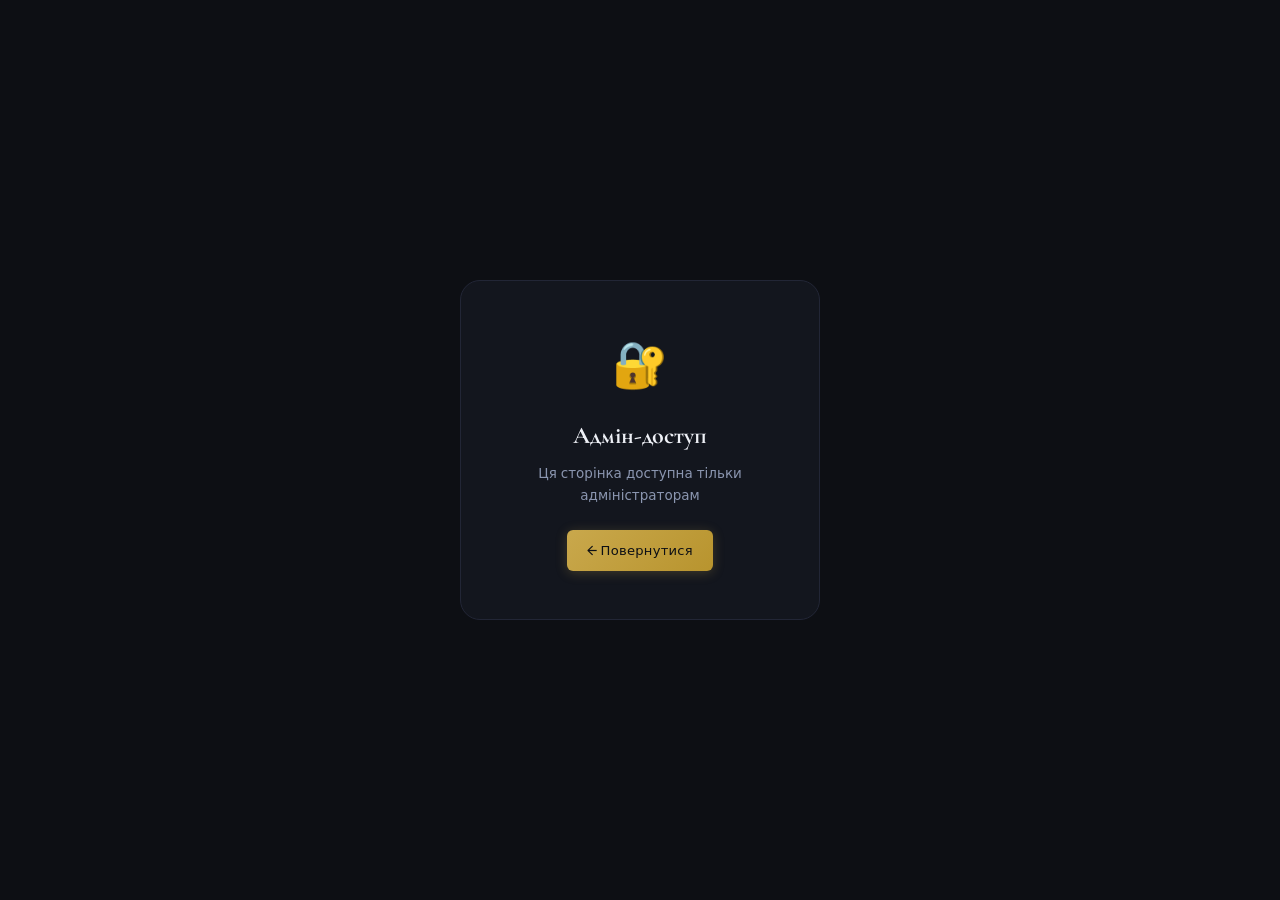
<file: frontend/admin.html>
<!DOCTYPE html>
<html lang="uk">
<head>
  <meta charset="UTF-8" />
  <meta name="viewport" content="width=device-width, initial-scale=1.0" />
  <title>Vault · Admin Panel</title>
  <link rel="preconnect" href="https://fonts.googleapis.com" />
  <link rel="preconnect" href="https://fonts.gstatic.com" crossorigin />
  <link href="https://fonts.googleapis.com/css2?family=Cormorant+Garamond:ital,wght@0,300;0,400;0,600;1,300;1,400&family=DM+Mono:wght@300;400;500&family=DM+Sans:wght@300;400;500&display=swap" rel="stylesheet" />
  <link rel="stylesheet" href="css/variables.css" />
  <link rel="stylesheet" href="css/base.css" />
  <link rel="stylesheet" href="css/components.css" />
  <link rel="stylesheet" href="css/layout.css" />
  <link rel="stylesheet" href="css/pages.css" />
  <link rel="stylesheet" href="css/animations.css" />
  <link rel="stylesheet" href="css/admin.css" />
  <link rel="stylesheet" href="css/mobile.css" />
  <style>
    /* ── Extra admin styles ── */
    .admin-section-badge {
      display: inline-flex; align-items: center; gap: 6px;
      font-size: .68rem; letter-spacing: .1em; font-family: var(--font-mono);
      padding: 3px 10px; border-radius: 99px;
      border: 1px solid; white-space: nowrap;
    }
    .admin-section-badge--red   { color: var(--red);   border-color: var(--red);   background: var(--red-dim); }
    .admin-section-badge--amber { color: var(--amber); border-color: var(--amber); background: var(--amber-dim); }
    .admin-section-badge--green { color: var(--green); border-color: var(--green); background: var(--green-dim); }

    /* Stats grid colors */
    .stat-card--red   { border-top: 2px solid var(--red) !important; }
    .stat-card--green { border-top: 2px solid var(--green) !important; }
    .stat-card--amber { border-top: 2px solid var(--amber) !important; }

    /* Users table */
    .user-name-cell { font-weight: 500; color: var(--white); font-size: .875rem; }
    .user-email-cell { font-family: var(--font-mono); font-size: .78rem; color: var(--silver); }

    /* Suspicious tx cards */
    .suspicious-list { display: flex; flex-direction: column; gap: 12px; }
    .suspicious-card {
      background: var(--ink-1); border: 1px solid var(--ink-3);
      border-radius: var(--radius-md); padding: 20px 24px;
      display: grid; grid-template-columns: auto 1fr auto;
      gap: 16px; align-items: start;
      transition: border-color var(--t-base);
      animation: fade-up .35s ease both;
    }
    .suspicious-card:hover { border-color: var(--ink-4); }
    .suspicious-card--pending_review { border-left: 3px solid var(--amber); }
    .suspicious-card--approved       { border-left: 3px solid var(--green); }
    .suspicious-card--rejected       { border-left: 3px solid var(--red); }

    .suspicious-card__icon {
      width: 52px; height: 52px; border-radius: var(--radius-sm);
      background: var(--amber-dim); border: 1px solid rgba(245,158,11,.3);
      display: flex; align-items: center; justify-content: center;
      font-size: 1.4rem; flex-shrink: 0;
    }
    .suspicious-card__amount {
      font-family: var(--font-display); font-size: 1.6rem;
      font-weight: 300; color: var(--amber); margin-bottom: 4px;
    }
    .suspicious-card__meta { display: flex; gap: 10px; flex-wrap: wrap; align-items: center; margin-top: 6px; }
    .suspicious-card__accounts {
      font-family: var(--font-mono); font-size: .72rem; color: var(--silver);
      background: var(--ink-2); border: 1px solid var(--ink-3);
      border-radius: var(--radius-sm); padding: 4px 10px; margin-top: 6px;
    }
    .suspicious-card__comment {
      font-size: .78rem; color: var(--silver); font-style: italic;
      border-left: 2px solid var(--ink-3); padding-left: 10px; margin-top: 8px;
    }
    .suspicious-card__actions { display: flex; flex-direction: column; gap: 6px; align-items: flex-end; }

    /* Pagination */
    .admin-pagination { display: flex; gap: 6px; justify-content: center; padding: 20px 0 4px; }

    /* Search bar */
    .search-bar { position: relative; }
    .search-bar input { padding-left: 36px !important; }
    .search-bar__icon {
      position: absolute; left: 10px; top: 50%; transform: translateY(-50%);
      color: var(--silver); pointer-events: none;
    }
    .search-bar__icon svg { width: 16px; height: 16px; }

    /* Modal review */
    .review-grid { display: grid; gap: 10px; }
    .review-row { display: grid; grid-template-columns: 110px 1fr; gap: 8px; align-items: start; }
    .review-row__label { font-size: .7rem; letter-spacing: .07em; text-transform: uppercase; color: var(--silver); padding-top: 2px; }
    .review-row__val { font-size: .88rem; color: var(--mist); }
    .review-row__val--mono { font-family: var(--font-mono); font-size: .78rem; }
    .review-row__val--big  { font-family: var(--font-display); font-size: 1.4rem; color: var(--amber); }

    /* Block reason modal */
    .user-info-grid { display: flex; flex-direction: column; gap: 8px;
      background: var(--ink-2); border: 1px solid var(--ink-3);
      border-radius: var(--radius-md); padding: 14px 16px; margin-bottom: 16px; }

    /* Tabs */
    .admin-tabs { display: flex; gap: 4px; margin-bottom: 20px; flex-wrap: wrap; }
    .admin-tab {
      background: var(--ink-1); border: 1px solid var(--ink-3);
      border-radius: var(--radius-sm); color: var(--silver);
      padding: 7px 16px; font-size: .8rem; font-family: var(--font-mono);
      cursor: pointer; transition: all var(--t-fast); white-space: nowrap;
    }
    .admin-tab:hover   { border-color: var(--gold); color: var(--gold); }
    .admin-tab--active { background: var(--gold-dim); border-color: var(--gold); color: var(--gold); }

    /* Empty state for tables */
    .table-empty { padding: 40px; text-align: center; color: var(--silver); font-style: italic; font-size: .875rem; }

    @media (max-width: 600px) {
      .suspicious-card { grid-template-columns: auto 1fr; }
      .suspicious-card__actions { grid-column: 1 / -1; flex-direction: row; }
      .review-row { grid-template-columns: 80px 1fr; }
    }
  </style>
</head>
<body>

<!-- ── Auth guard ─────────────────────────────────────────────────── -->
<div id="admin-auth-guard" class="auth-guard hidden">
  <div class="auth-guard__box">
    <div class="auth-guard__icon">🔐</div>
    <h2 class="auth-guard__title">Адмін-доступ</h2>
    <p class="auth-guard__sub">Ця сторінка доступна тільки адміністраторам</p>
    <a href="index.html" class="btn btn--primary">← Повернутися</a>
  </div>
</div>

<div id="admin-app" class="app-wrapper">

  <!-- ── Sidebar ──────────────────────────────────────────────────── -->
  <aside class="sidebar sidebar--admin">
    <div class="sidebar__brand">
      <span class="sidebar__logo">V</span>
      <span class="sidebar__name">Admin</span>
    </div>
    <nav class="sidebar__nav">
      <a class="nav-item active" data-page="admin-overview" href="#">
        <svg class="nav-item__icon" viewBox="0 0 24 24" fill="none" stroke="currentColor" stroke-width="1.5"><rect x="3" y="3" width="7" height="7" rx="1"/><rect x="14" y="3" width="7" height="7" rx="1"/><rect x="3" y="14" width="7" height="7" rx="1"/><rect x="14" y="14" width="7" height="7" rx="1"/></svg>
        <span>Огляд</span>
      </a>
      <a class="nav-item" data-page="admin-users" href="#">
        <svg class="nav-item__icon" viewBox="0 0 24 24" fill="none" stroke="currentColor" stroke-width="1.5"><path d="M17 21v-2a4 4 0 0 0-4-4H5a4 4 0 0 0-4 4v2"/><circle cx="9" cy="7" r="4"/><path d="M23 21v-2a4 4 0 0 0-3-3.87M16 3.13a4 4 0 0 1 0 7.75"/></svg>
        <span>Користувачі</span>
        <span class="nav-badge" id="nav-badge-blocked">0</span>
      </a>
      <a class="nav-item" data-page="admin-suspicious" href="#">
        <svg class="nav-item__icon" viewBox="0 0 24 24" fill="none" stroke="currentColor" stroke-width="1.5"><path d="M10.29 3.86L1.82 18a2 2 0 0 0 1.71 3h16.94a2 2 0 0 0 1.71-3L13.71 3.86a2 2 0 0 0-3.42 0z"/><line x1="12" y1="9" x2="12" y2="13"/><line x1="12" y1="17" x2="12.01" y2="17"/></svg>
        <span>Підозрілі перекази</span>
        <span class="nav-badge" id="nav-badge-suspicious">0</span>
      </a>
      <a class="nav-item" data-page="admin-requests" href="#">
        <svg class="nav-item__icon" viewBox="0 0 24 24" fill="none" stroke="currentColor" stroke-width="1.5"><path d="M9 5H7a2 2 0 0 0-2 2v12a2 2 0 0 0 2 2h10a2 2 0 0 0 2-2V7a2 2 0 0 0-2-2h-2M9 5a2 2 0 0 0 2 2h2a2 2 0 0 0 2-2M9 5a2 2 0 0 1 2-2h2a2 2 0 0 1 2 2"/></svg>
        <span>Запити</span>
        <span class="nav-badge" id="nav-badge-requests">0</span>
      </a>
    </nav>
    <div class="sidebar__bottom">
      <div class="user-chip">
        <div class="user-chip__avatar" id="admin-avatar" style="background:linear-gradient(135deg,#ef4444,#b91c1c)">A</div>
        <div class="user-chip__info">
          <span class="user-chip__email" id="admin-email">—</span>
          <span class="user-chip__role" style="color:var(--red)">ADMIN</span>
        </div>
      </div>
      <button class="btn btn--ghost btn--icon" id="admin-btn-logout" title="Вийти">
        <svg viewBox="0 0 24 24" fill="none" stroke="currentColor" stroke-width="1.5"><path d="M17 16l4-4m0 0-4-4m4 4H7m6 4v1a3 3 0 0 1-3 3H6a3 3 0 0 1-3-3V7a3 3 0 0 1 3-3h4a3 3 0 0 1 3 3v1"/></svg>
      </button>
    </div>
  </aside>

  <div class="sidebar-overlay" id="sidebar-overlay"></div>

  <!-- ── Main ─────────────────────────────────────────────────────── -->
  <main class="main-content">
    <div class="topbar">
      <button class="topbar__burger" id="sidebar-toggle" aria-label="Menu"><span></span><span></span><span></span></button>
      <h1 class="topbar__title" id="admin-page-title">Панель адміністратора</h1>
      <div style="display:flex;gap:10px;align-items:center">
        <span class="admin-badge-role">ADMIN</span>
        <button id="admin-pdf-btn" class="btn btn--outline btn--sm" style="display:inline-flex;align-items:center;gap:6px;border-color:var(--red);color:var(--red)">
          <svg viewBox="0 0 24 24" fill="none" stroke="currentColor" stroke-width="1.5" width="13" height="13"><path d="M14 2H6a2 2 0 0 0-2 2v16a2 2 0 0 0 2 2h12a2 2 0 0 0 2-2V8z"/><polyline points="14 2 14 8 20 8"/><line x1="12" y1="18" x2="12" y2="12"/><line x1="9" y1="15" x2="15" y2="15"/></svg>
          Download Admin Report PDF
        </button>
        <a href="index.html" class="btn btn--outline btn--sm">← Портал</a>
      </div>
    </div>

    <!-- ══ Overview ════════════════════════════════════════════════ -->
    <section id="page-admin-overview" class="page active">
      <div class="stats-grid stagger" style="grid-template-columns:repeat(auto-fit,minmax(180px,1fr))">
        <div class="stat-card stat-card--gold">
          <div class="stat-card__label">Всього користувачів</div>
          <div class="stat-card__value" id="stat-total-users">—</div>
          <div class="stat-card__sub" id="stat-users-sub">active / blocked</div>
        </div>
        <div class="stat-card stat-card--red">
          <div class="stat-card__label">Заблоковано</div>
          <div class="stat-card__value" id="stat-blocked-users" style="color:var(--red)">—</div>
          <div class="stat-card__sub">Користувачів</div>
        </div>
        <div class="stat-card stat-card--amber">
          <div class="stat-card__label">На перевірці</div>
          <div class="stat-card__value" id="stat-pending-review" style="color:var(--amber)">—</div>
          <div class="stat-card__sub">Підозрілих переказів</div>
        </div>
        <div class="stat-card">
          <div class="stat-card__label">Запити</div>
          <div class="stat-card__value" id="stat-pending-requests" style="color:var(--gold)">—</div>
          <div class="stat-card__sub">Очікують розгляду</div>
        </div>
        <div class="stat-card">
          <div class="stat-card__label">Рахунки</div>
          <div class="stat-card__value" id="stat-total-accounts">—</div>
          <div class="stat-card__sub">В системі</div>
        </div>
        <div class="stat-card stat-card--green">
          <div class="stat-card__label">Транзакцій</div>
          <div class="stat-card__value" id="stat-total-tx" style="color:var(--green)">—</div>
          <div class="stat-card__sub">Загалом</div>
        </div>
      </div>

      <!-- Recent suspicious -->
      <div class="section-header" style="margin-top:32px">
        <h2 class="section-title">Підозрілі перекази (нові)</h2>
        <a href="#" class="btn btn--outline btn--sm" data-page="admin-suspicious">Всі →</a>
      </div>
      <div id="overview-suspicious-list" class="suspicious-list">
        <div class="empty-state skeleton" style="height:100px;border-radius:12px"></div>
      </div>

      <!-- Recent requests -->
      <div class="section-header" style="margin-top:28px">
        <h2 class="section-title">Останні запити</h2>
        <a href="#" class="btn btn--outline btn--sm" data-page="admin-requests">Всі →</a>
      </div>
      <div id="overview-requests-list" class="admin-requests-list">
        <div class="empty-state skeleton" style="height:80px;border-radius:12px"></div>
      </div>
    </section>

    <!-- ══ Users ════════════════════════════════════════════════════ -->
    <section id="page-admin-users" class="page">
      <div class="section-header">
        <h2 class="section-title">Управління користувачами</h2>
      </div>
      <div style="display:flex;gap:10px;margin-bottom:16px;flex-wrap:wrap">
        <div class="search-bar" style="flex:1;min-width:200px">
          <div class="search-bar__icon">
            <svg viewBox="0 0 24 24" fill="none" stroke="currentColor" stroke-width="1.5"><circle cx="11" cy="11" r="8"/><path d="m21 21-4.35-4.35"/></svg>
          </div>
          <input class="field__input" id="users-search" type="search" placeholder="Пошук за email, ім'ям, телефоном..." style="padding-left:36px" />
        </div>
        <select class="field__input field__select field__select--sm" id="users-status-filter" style="width:auto">
          <option value="">Всі статуси</option>
          <option value="active">Активні</option>
          <option value="blocked">Заблоковані</option>
        </select>
      </div>
      <div class="admin-table-wrap">
        <table class="tx-table admin-table">
          <thead>
            <tr>
              <th>Користувач</th>
              <th>Телефон</th>
              <th>Роль</th>
              <th>Рахунки</th>
              <th>Статус</th>
              <th>Реєстрація</th>
              <th style="text-align:right">Дії</th>
            </tr>
          </thead>
          <tbody id="users-tbody">
            <tr><td colspan="7" class="table-empty"><div class="skeleton" style="height:40px;border-radius:6px"></div></td></tr>
          </tbody>
        </table>
      </div>
      <div class="admin-pagination" id="users-pagination"></div>
    </section>

    <!-- ══ Suspicious Transactions ══════════════════════════════════ -->
    <section id="page-admin-suspicious" class="page">
      <div class="section-header">
        <h2 class="section-title">Підозрілі перекази</h2>
      </div>
      <div class="admin-tabs">
        <button class="admin-tab admin-tab--active" data-status="">Всі</button>
        <button class="admin-tab" data-status="pending_review">⏳ Очікують</button>
        <button class="admin-tab" data-status="approved">✓ Схвалені</button>
        <button class="admin-tab" data-status="rejected">✕ Відхилені</button>
      </div>
      <div id="suspicious-list" class="suspicious-list">
        <div class="empty-state skeleton" style="height:120px;border-radius:12px"></div>
      </div>
      <div class="admin-pagination" id="suspicious-pagination"></div>
    </section>

    <!-- ══ Requests ═════════════════════════════════════════════════ -->
    <section id="page-admin-requests" class="page">
      <div class="section-header">
        <h2 class="section-title">Запити користувачів</h2>
        <select class="field__input field__select field__select--sm" id="req-status-filter">
          <option value="">Всі статуси</option>
          <option value="pending">Очікують</option>
          <option value="approved">Схвалені</option>
          <option value="rejected">Відхилені</option>
        </select>
      </div>
      <div id="admin-requests-list" class="admin-requests-list">
        <div class="empty-state skeleton" style="height:120px;border-radius:12px"></div>
      </div>
      <div class="admin-pagination" id="requests-pagination"></div>
    </section>
  </main>
</div>

<!-- ══ Modal: Block/Unblock user ════════════════════════════════════ -->
<div class="modal-backdrop hidden" id="modal-user-status-backdrop">
  <div class="modal" id="modal-user-status">
    <div class="modal__header">
      <h3 class="modal__title" id="modal-user-title">Блокування користувача</h3>
      <button class="modal__close" id="close-user-modal">✕</button>
    </div>
    <div class="user-info-grid" id="modal-user-info"></div>
    <div class="field">
      <label class="field__label" for="block-reason">
        Причина дії <span style="color:var(--red)">*</span>
        <span style="font-size:.68rem;color:var(--silver);font-weight:400;text-transform:none;letter-spacing:0"> (обов'язково)</span>
      </label>
      <textarea
        class="field__input field__textarea"
        id="block-reason"
        rows="2"
        placeholder="Наприклад: підозрілі транзакції, порушення правил..."
        maxlength="500"
      ></textarea>
      <div style="font-size:.72rem;color:var(--silver);margin-top:2px">
        Буде показана заблокованому користувачу
      </div>
    </div>
    <div id="user-modal-error" class="alert alert--error hidden" style="margin-top:10px"></div>
    <div style="display:grid;grid-template-columns:1fr 1fr;gap:12px;margin-top:16px">
      <button class="btn btn--outline" id="cancel-user-modal">Скасувати</button>
      <button class="btn btn--primary" id="confirm-user-status">Підтвердити</button>
    </div>
  </div>
</div>

<!-- ══ Modal: Review suspicious transaction ═════════════════════════ -->
<div class="modal-backdrop hidden" id="modal-review-backdrop">
  <div class="modal" id="modal-review-tx" style="max-width:500px">
    <div class="modal__header">
      <h3 class="modal__title">Перевірка підозрілого переказу</h3>
      <button class="modal__close" id="close-review-tx-modal">✕</button>
    </div>
    <div style="background:var(--ink-2);border:1px solid var(--ink-3);border-radius:var(--radius-md);padding:16px;margin-bottom:16px">
      <div class="review-grid" id="review-tx-info"></div>
    </div>
    <div class="field">
      <label class="field__label" for="review-tx-comment">Коментар адміністратора</label>
      <textarea class="field__input field__textarea" id="review-tx-comment" rows="2" placeholder="Необов'язково..." maxlength="500"></textarea>
    </div>
    <div id="review-tx-error" class="alert alert--error hidden" style="margin-top:10px"></div>
    <div style="display:grid;grid-template-columns:1fr 1fr;gap:12px;margin-top:16px">
      <button class="btn btn--outline" id="btn-reject-tx" style="border-color:var(--red);color:var(--red)">
        ✕ Відхилити переказ
      </button>
      <button class="btn btn--primary" id="btn-approve-tx" style="background:linear-gradient(135deg,var(--green),#2da870)">
        ✓ Схвалити переказ
      </button>
    </div>
  </div>
</div>

<!-- ══ Modal: Review user request ═══════════════════════════════════ -->
<div class="modal-backdrop hidden" id="admin-modal-backdrop">
  <div class="modal" id="modal-review-request">
    <div class="modal__header">
      <h3 class="modal__title">Розгляд запиту</h3>
      <button class="modal__close" id="close-review-modal">✕</button>
    </div>
    <div class="review-request-info" id="review-info">
      <div class="review-field"><span class="review-field__label">Тип</span><span class="review-field__value" id="rv-type">—</span></div>
      <div class="review-field"><span class="review-field__label">Рахунок</span><span class="review-field__value" id="rv-account" style="font-family:var(--font-mono);font-size:.8rem">—</span></div>
      <div class="review-field"><span class="review-field__label">Від</span><span class="review-field__value" id="rv-user-email" style="font-family:var(--font-mono);font-size:.8rem">—</span></div>
      <div class="review-field"><span class="review-field__label">Повідомлення</span><span class="review-field__value" id="rv-message" style="white-space:pre-wrap">—</span></div>
      <div class="review-field"><span class="review-field__label">Дата</span><span class="review-field__value" id="rv-date">—</span></div>
      <div class="review-field"><span class="review-field__label">Статус</span><span id="rv-status">—</span></div>
    </div>
    <form id="form-review" class="form" style="margin-top:16px">
      <div class="field">
        <label class="field__label" for="rv-comment">Коментар адміністратора</label>
        <textarea class="field__input field__textarea" id="rv-comment" rows="2" placeholder="Необов'язково..." maxlength="500"></textarea>
      </div>
      <div id="rv-error" class="alert alert--error hidden"></div>
      <div class="review-actions">
        <button type="button" class="btn btn--outline" id="btn-reject" style="border-color:var(--red);color:var(--red)">✕ Відхилити</button>
        <button type="button" class="btn btn--primary" id="btn-approve" style="background:linear-gradient(135deg,var(--green),#2da870)">✓ Схвалити</button>
      </div>
    </form>
  </div>
</div>

<div class="toast-container" id="toast-container"></div>

<script src="js/api.js"></script>
<script src="js/store.js"></script>
<script src="js/admin_pdf.js"></script>
<script src="js/admin.js"></script>
</body>
</html>
</file>
<file: frontend/css/variables.css>
:root {
  /* ── Palette ──────────────────────────────────── */
  --ink:       #0d0f14;        /* near-black background  */
  --ink-1:     #13161e;        /* card background        */
  --ink-2:     #1a1e29;        /* elevated surface       */
  --ink-3:     #222636;        /* border / divider       */
  --ink-4:     #2e3448;        /* hover surface          */

  --gold:      #c9a84c;        /* primary accent         */
  --gold-light:#e2c47a;        /* hover gold             */
  --gold-dim:  rgba(201,168,76,.15);

  --silver:    #8b96b0;        /* secondary text         */
  --mist:      #bcc4d8;        /* primary text           */
  --white:     #eef0f6;        /* high-contrast text     */

  --green:     #3ecf8e;        /* success                */
  --green-dim: rgba(62,207,142,.12);
  --red:       #ef4444;        /* error / danger         */
  --red-dim:   rgba(239,68,68,.12);
  --amber:     #f59e0b;        /* warning / pending      */
  --amber-dim: rgba(245,158,11,.12);

  /* ── Typography ────────────────────────────────── */
  --font-display: 'Cormorant Garamond', Georgia, serif;
  --font-body:    'DM Sans', system-ui, sans-serif;
  --font-mono:    'DM Mono', 'Fira Mono', monospace;

  /* ── Spacing ────────────────────────────────────── */
  --sidebar-w: 240px;
  --topbar-h:  64px;
  --radius-sm: 6px;
  --radius-md: 12px;
  --radius-lg: 20px;

  /* ── Shadows ────────────────────────────────────── */
  --shadow-card: 0 4px 24px rgba(0,0,0,.4);
  --shadow-modal:0 20px 60px rgba(0,0,0,.6);

  /* ── Transitions ─────────────────────────────────── */
  --t-fast:  120ms ease;
  --t-base:  220ms ease;
  --t-slow:  400ms ease;
}
</file>
<file: frontend/css/base.css>
*, *::before, *::after { box-sizing: border-box; margin: 0; padding: 0; }

html { font-size: 15px; scroll-behavior: smooth; }

body {
  background: var(--ink);
  color: var(--mist);
  font-family: var(--font-body);
  font-weight: 400;
  line-height: 1.6;
  min-height: 100vh;
  -webkit-font-smoothing: antialiased;
  overflow-x: hidden;
}

/* Scrollbar */
::-webkit-scrollbar { width: 6px; }
::-webkit-scrollbar-track { background: transparent; }
::-webkit-scrollbar-thumb { background: var(--ink-3); border-radius: 99px; }

/* Selection */
::selection { background: var(--gold-dim); color: var(--gold-light); }

a { color: var(--gold); text-decoration: none; transition: color var(--t-fast); }
a:hover { color: var(--gold-light); }

button { cursor: pointer; font-family: inherit; }

input, select, textarea {
  font-family: inherit;
  font-size: inherit;
}

img, svg { display: block; max-width: 100%; }

.hidden { display: none !important; }
.text-right { text-align: right; }
.text-center { text-align: center; }

/* Utility: gold shimmer text */
.text-gold {
  background: linear-gradient(135deg, var(--gold) 0%, var(--gold-light) 60%, var(--gold) 100%);
  -webkit-background-clip: text;
  -webkit-text-fill-color: transparent;
  background-clip: text;
}
</file>
<file: frontend/css/components.css>
/* ── Buttons ──────────────────────────────────────── */
.btn {
  display: inline-flex;
  align-items: center;
  justify-content: center;
  gap: 8px;
  padding: 10px 20px;
  border: none;
  border-radius: var(--radius-sm);
  font-family: var(--font-body);
  font-size: .875rem;
  font-weight: 500;
  letter-spacing: .02em;
  transition: all var(--t-base);
  position: relative;
  overflow: hidden;
  white-space: nowrap;
}

.btn--primary {
  background: linear-gradient(135deg, var(--gold) 0%, #b8942e 100%);
  color: var(--ink);
  box-shadow: 0 2px 12px rgba(201,168,76,.25);
}
.btn--primary:hover {
  background: linear-gradient(135deg, var(--gold-light) 0%, var(--gold) 100%);
  box-shadow: 0 4px 20px rgba(201,168,76,.4);
  transform: translateY(-1px);
}
.btn--primary:active { transform: translateY(0); }

.btn--outline {
  background: transparent;
  border: 1px solid var(--ink-3);
  color: var(--mist);
}
.btn--outline:hover {
  border-color: var(--gold);
  color: var(--gold);
  background: var(--gold-dim);
}

.btn--ghost {
  background: transparent;
  color: var(--silver);
  border: none;
  padding: 8px;
}
.btn--ghost:hover { color: var(--red); background: var(--red-dim); border-radius: var(--radius-sm); }

.btn--full { width: 100%; }
.btn--sm { padding: 6px 14px; font-size: .8rem; }

.btn--icon { width: 36px; height: 36px; padding: 0; }
.btn--icon svg { width: 18px; height: 18px; }

.btn__loader {
  width: 16px; height: 16px;
  border: 2px solid rgba(0,0,0,.3);
  border-top-color: var(--ink);
  border-radius: 50%;
  animation: spin .6s linear infinite;
}

/* ── Form Fields ──────────────────────────────────── */
.form { display: flex; flex-direction: column; gap: 18px; }

.field { display: flex; flex-direction: column; gap: 6px; }

/* Два поля в рядок (ім'я + прізвище) */
.field-row {
  display: grid;
  grid-template-columns: 1fr 1fr;
  gap: 12px;
}
@media (max-width: 480px) {
  .field-row { grid-template-columns: 1fr; }
}

.field__label {
  font-size: .78rem;
  font-weight: 500;
  letter-spacing: .06em;
  text-transform: uppercase;
  color: var(--silver);
}

.field__input {
  background: var(--ink-2);
  border: 1px solid var(--ink-3);
  border-radius: var(--radius-sm);
  color: var(--white);
  padding: 10px 14px;
  font-size: .9rem;
  transition: border-color var(--t-fast), box-shadow var(--t-fast);
  outline: none;
  width: 100%;
}
.field__input::placeholder { color: var(--ink-4); }
.field__input:focus {
  border-color: var(--gold);
  box-shadow: 0 0 0 3px var(--gold-dim);
}
.field__input.error { border-color: var(--red); box-shadow: 0 0 0 3px var(--red-dim); }

.field__select {
  appearance: none;
  background-image: url("data:image/svg+xml,%3Csvg xmlns='http://www.w3.org/2000/svg' viewBox='0 0 24 24' fill='none' stroke='%238b96b0' stroke-width='2'%3E%3Cpath d='M6 9l6 6 6-6'/%3E%3C/svg%3E");
  background-repeat: no-repeat;
  background-position: right 12px center;
  background-size: 16px;
  padding-right: 36px;
  cursor: pointer;
}
.field__select option { background: var(--ink-2); }
.field__select--sm { padding: 6px 30px 6px 10px; font-size: .82rem; width: auto; }

.field__textarea { resize: vertical; min-height: 80px; }

.field__error { font-size: .78rem; color: var(--red); min-height: 1em; }

.field__prefix-wrap { position: relative; }
.field__prefix {
  position: absolute;
  left: 14px; top: 50%;
  transform: translateY(-50%);
  color: var(--gold);
  font-family: var(--font-mono);
  font-size: .9rem;
  pointer-events: none;
}
.field__input--prefixed { padding-left: 34px; }

/* ── Password field with eye button ──────────────── */
.field__password-wrap {
  position: relative;
}
.field__password-wrap .field__input {
  padding-right: 44px;
}
.field__eye-btn {
  position: absolute;
  right: 10px;
  top: 50%;
  transform: translateY(-50%);
  background: none;
  border: none;
  padding: 4px;
  color: var(--silver);
  cursor: pointer;
  border-radius: var(--radius-sm);
  display: flex;
  align-items: center;
  justify-content: center;
  transition: color var(--t-fast);
}
.field__eye-btn:hover { color: var(--mist); }
.field__eye-icon {
  width: 18px;
  height: 18px;
  display: block;
  pointer-events: none;
}

/* ── Password Strength Meter ──────────────────────── */
.pwd-strength {
  display: flex;
  align-items: center;
  gap: 10px;
  margin-top: 8px;
}

.pwd-strength__bars {
  display: flex;
  gap: 4px;
  flex: 1;
}

.pwd-strength__bar {
  flex: 1;
  height: 3px;
  border-radius: 99px;
  background: var(--ink-3);
  transition: background var(--t-base);
}

.pwd-strength__bar--weak   { background: var(--red); }
.pwd-strength__bar--fair   { background: var(--amber); }
.pwd-strength__bar--good   { background: #7fcd75; }
.pwd-strength__bar--strong { background: var(--green); }

.pwd-strength__label {
  font-size: .72rem;
  font-family: var(--font-mono);
  letter-spacing: .04em;
  white-space: nowrap;
  color: var(--silver);
  min-width: 80px;
  text-align: right;
  transition: color var(--t-base);
}
.pwd-strength__label--weak   { color: var(--red); }
.pwd-strength__label--fair   { color: var(--amber); }
.pwd-strength__label--good   { color: #7fcd75; }
.pwd-strength__label--strong { color: var(--green); }

/* ── Password Requirements List ───────────────────── */
.pwd-reqs {
  list-style: none;
  display: flex;
  flex-direction: column;
  gap: 4px;
  margin-top: 10px;
  padding: 10px 12px;
  background: var(--ink-2);
  border: 1px solid var(--ink-3);
  border-radius: var(--radius-sm);
}

.pwd-reqs__item {
  display: flex;
  align-items: center;
  gap: 7px;
  font-size: .78rem;
  color: var(--silver);
  transition: color var(--t-base);
}

.pwd-reqs__icon {
  width: 12px;
  height: 12px;
  flex-shrink: 0;
  transition: stroke var(--t-base);
}

/* Met стан — зелений */
.pwd-reqs__item--met {
  color: var(--green);
}
.pwd-reqs__item--met .pwd-reqs__icon {
  stroke: var(--green);
}

/* ── Alerts ───────────────────────────────────────── */
.alert {
  padding: 10px 14px;
  border-radius: var(--radius-sm);
  font-size: .85rem;
  line-height: 1.5;
}
.alert--error  { background: var(--red-dim);   color: #fca5a5; border: 1px solid rgba(239,68,68,.25); }
.alert--success{ background: var(--green-dim); color: #6ee7b7; border: 1px solid rgba(62,207,142,.25); }

/* ── Stat Cards ───────────────────────────────────── */
.stat-card {
  background: var(--ink-1);
  border: 1px solid var(--ink-3);
  border-radius: var(--radius-md);
  padding: 24px 28px;
  position: relative;
  overflow: hidden;
  transition: transform var(--t-base), box-shadow var(--t-base);
}
.stat-card:hover { transform: translateY(-2px); box-shadow: var(--shadow-card); }
.stat-card::before {
  content: '';
  position: absolute;
  top: 0; left: 0; right: 0;
  height: 2px;
  background: var(--ink-3);
}
.stat-card--gold::before {
  background: linear-gradient(90deg, var(--gold) 0%, var(--gold-light) 100%);
}

.stat-card__label {
  font-size: .75rem;
  letter-spacing: .08em;
  text-transform: uppercase;
  color: var(--silver);
  margin-bottom: 10px;
}
.stat-card__value {
  font-family: var(--font-display);
  font-size: 2rem;
  font-weight: 300;
  color: var(--white);
  line-height: 1.1;
}
.stat-card--gold .stat-card__value { color: var(--gold-light); }
.stat-card__sub {
  font-size: .75rem;
  color: var(--silver);
  margin-top: 6px;
}

/* ── Bank Cards ───────────────────────────────────── */
.bank-card {
  background: linear-gradient(135deg, var(--ink-2) 0%, #1f2535 60%, var(--ink-3) 100%);
  border: 1px solid var(--ink-3);
  border-radius: var(--radius-lg);
  padding: 24px;
  position: relative;
  overflow: hidden;
  min-width: 260px;
  max-width: 300px;
  flex-shrink: 0;
  cursor: pointer;
  transition: transform var(--t-base), box-shadow var(--t-base);
}
.bank-card:hover { transform: translateY(-4px) scale(1.01); box-shadow: 0 12px 40px rgba(0,0,0,.5); }

.bank-card::before {
  content: '';
  position: absolute;
  top: -50%; right: -20%;
  width: 200px; height: 200px;
  border-radius: 50%;
  background: radial-gradient(circle, var(--gold-dim) 0%, transparent 70%);
  pointer-events: none;
}
.bank-card--blocked { opacity: .6; }
.bank-card--blocked::after {
  content: 'BLOCKED';
  position: absolute;
  top: 12px; right: 12px;
  font-size: .65rem;
  letter-spacing: .12em;
  color: var(--red);
  border: 1px solid var(--red);
  padding: 2px 8px;
  border-radius: 99px;
}

.bank-card__chip {
  width: 32px; height: 24px;
  background: linear-gradient(135deg, #c9a84c 0%, #e2c47a 50%, #c9a84c 100%);
  border-radius: 4px;
  margin-bottom: 20px;
  position: relative;
  box-shadow: 0 2px 6px rgba(0,0,0,.3);
}
.bank-card__chip::after {
  content: '';
  position: absolute;
  top: 50%; left: 0; right: 0;
  height: 1px;
  background: rgba(0,0,0,.2);
  transform: translateY(-50%);
}

.bank-card__number {
  font-family: var(--font-mono);
  font-size: .9rem;
  letter-spacing: .12em;
  color: var(--mist);
  margin-bottom: 16px;
}

.bank-card__footer {
  display: flex;
  justify-content: space-between;
  align-items: flex-end;
}
.bank-card__balance {
  font-family: var(--font-display);
  font-size: 1.5rem;
  font-weight: 300;
  color: var(--white);
}
.bank-card__currency {
  font-size: .75rem;
  letter-spacing: .1em;
  color: var(--gold);
  font-weight: 500;
}
.bank-card__status {
  font-size: .7rem;
  letter-spacing: .06em;
  text-transform: uppercase;
  color: var(--green);
  margin-top: 2px;
}

/* ── Transaction List ─────────────────────────────── */
.tx-item {
  display: flex;
  align-items: center;
  gap: 14px;
  padding: 14px 0;
  border-bottom: 1px solid var(--ink-3);
  transition: background var(--t-fast);
}
.tx-item:last-child { border-bottom: none; }

.tx-item__icon {
  width: 38px; height: 38px;
  border-radius: 10px;
  display: flex;
  align-items: center;
  justify-content: center;
  flex-shrink: 0;
  font-size: .75rem;
  font-family: var(--font-mono);
  font-weight: 500;
  letter-spacing: .04em;
}
.tx-item__icon--out { background: var(--red-dim);   color: #fca5a5; }
.tx-item__icon--in  { background: var(--green-dim); color: #6ee7b7; }

.tx-item__body { flex: 1; min-width: 0; }
.tx-item__desc {
  font-size: .88rem;
  color: var(--white);
  white-space: nowrap;
  overflow: hidden;
  text-overflow: ellipsis;
}
.tx-item__date { font-size: .75rem; color: var(--silver); font-family: var(--font-mono); }

.tx-item__amount {
  font-family: var(--font-mono);
  font-size: .95rem;
  font-weight: 500;
  flex-shrink: 0;
}
.tx-item__amount--out { color: var(--red); }
.tx-item__amount--in  { color: var(--green); }

/* ── Transaction Table ────────────────────────────── */
.tx-table-wrap {
  background: var(--ink-1);
  border: 1px solid var(--ink-3);
  border-radius: var(--radius-md);
  overflow: hidden;
}
.tx-table {
  width: 100%;
  border-collapse: collapse;
  font-size: .875rem;
}
.tx-table thead { background: var(--ink-2); }
.tx-table th {
  padding: 12px 16px;
  font-size: .7rem;
  letter-spacing: .08em;
  text-transform: uppercase;
  color: var(--silver);
  font-weight: 500;
  text-align: left;
  border-bottom: 1px solid var(--ink-3);
}
.tx-table td {
  padding: 13px 16px;
  border-bottom: 1px solid var(--ink-3);
  color: var(--mist);
  vertical-align: middle;
}
.tx-table tbody tr:last-child td { border-bottom: none; }
.tx-table tbody tr:hover td { background: var(--ink-2); }

/* ── Status Badges ────────────────────────────────── */
.badge {
  display: inline-flex;
  align-items: center;
  padding: 2px 10px;
  border-radius: 99px;
  font-size: .7rem;
  letter-spacing: .06em;
  font-weight: 500;
  text-transform: uppercase;
}
.badge--success { background: var(--green-dim); color: var(--green); }
.badge--error   { background: var(--red-dim);   color: var(--red); }
.badge--pending { background: var(--amber-dim); color: var(--amber); }
.badge--blocked { background: var(--red-dim);   color: #fca5a5; }

/* ── Request Cards ────────────────────────────────── */
.request-card {
  background: var(--ink-1);
  border: 1px solid var(--ink-3);
  border-radius: var(--radius-md);
  padding: 20px 24px;
  display: flex;
  gap: 16px;
  align-items: flex-start;
  transition: border-color var(--t-base);
}
.request-card:hover { border-color: var(--ink-4); }

.request-card__type {
  width: 44px; height: 44px;
  border-radius: var(--radius-sm);
  background: var(--ink-2);
  border: 1px solid var(--ink-3);
  display: flex;
  align-items: center;
  justify-content: center;
  font-size: .65rem;
  font-family: var(--font-mono);
  color: var(--gold);
  letter-spacing: .04em;
  flex-shrink: 0;
  text-align: center;
  padding: 4px;
}

.request-card__body { flex: 1; min-width: 0; }
.request-card__message {
  font-size: .88rem;
  color: var(--mist);
  margin-bottom: 6px;
  line-height: 1.5;
}
.request-card__meta { font-size: .75rem; color: var(--silver); font-family: var(--font-mono); }
.request-card__footer {
  display: flex;
  align-items: center;
  gap: 10px;
  margin-top: 8px;
}
.request-card__comment {
  font-size: .8rem;
  color: var(--silver);
  font-style: italic;
  border-left: 2px solid var(--ink-3);
  padding-left: 10px;
  margin-top: 8px;
}

/* ── Pagination ───────────────────────────────────── */
.pagination {
  display: flex;
  align-items: center;
  justify-content: center;
  gap: 6px;
  padding: 20px 0 4px;
}
.page-btn {
  width: 34px; height: 34px;
  border-radius: var(--radius-sm);
  background: var(--ink-1);
  border: 1px solid var(--ink-3);
  color: var(--mist);
  font-size: .82rem;
  font-family: var(--font-mono);
  cursor: pointer;
  transition: all var(--t-fast);
  display: flex;
  align-items: center;
  justify-content: center;
}
.page-btn:hover { border-color: var(--gold); color: var(--gold); }
.page-btn.active { background: var(--gold-dim); border-color: var(--gold); color: var(--gold); font-weight: 600; }
.page-btn:disabled { opacity: .3; pointer-events: none; }

/* ── Modals ───────────────────────────────────────── */
.modal-backdrop {
  position: fixed;
  inset: 0;
  background: rgba(0,0,0,.65);
  backdrop-filter: blur(4px);
  z-index: 100;
  display: flex;
  align-items: center;
  justify-content: center;
  padding: 16px;
}

.modal {
  background: var(--ink-1);
  border: 1px solid var(--ink-3);
  border-radius: var(--radius-lg);
  padding: 28px;
  width: 100%;
  max-width: 420px;
  box-shadow: var(--shadow-modal);
  animation: modal-in var(--t-slow) ease both;
}

.modal__header {
  display: flex;
  align-items: center;
  justify-content: space-between;
  margin-bottom: 24px;
}
.modal__title {
  font-family: var(--font-display);
  font-size: 1.4rem;
  font-weight: 400;
  color: var(--white);
}
.modal__close {
  background: transparent;
  border: none;
  color: var(--silver);
  font-size: 1.1rem;
  cursor: pointer;
  padding: 4px 8px;
  border-radius: var(--radius-sm);
  transition: color var(--t-fast), background var(--t-fast);
}
.modal__close:hover { color: var(--red); background: var(--red-dim); }

/* ── Toast ────────────────────────────────────────── */
.toast-container {
  position: fixed;
  bottom: 24px;
  right: 24px;
  display: flex;
  flex-direction: column;
  gap: 10px;
  z-index: 200;
}
.toast {
  background: var(--ink-2);
  border: 1px solid var(--ink-3);
  border-radius: var(--radius-md);
  padding: 12px 18px;
  font-size: .875rem;
  color: var(--mist);
  box-shadow: var(--shadow-card);
  display: flex;
  align-items: center;
  gap: 10px;
  min-width: 240px;
  animation: toast-in .25s ease both;
}
.toast--success { border-left: 3px solid var(--green); }
.toast--error   { border-left: 3px solid var(--red); }
.toast--info    { border-left: 3px solid var(--gold); }

/* ── Empty State ──────────────────────────────────── */
.empty-state {
  padding: 40px;
  text-align: center;
  color: var(--silver);
  font-size: .875rem;
  font-style: italic;
}
</file>
<file: frontend/css/layout.css>
/* ── Auth Wrapper ─────────────────────────────────── */
.auth-wrapper {
  min-height: 100vh;
  display: flex;
  flex-direction: column;
  align-items: center;
  justify-content: center;
  padding: 24px;
  background:
    radial-gradient(ellipse 80% 60% at 50% -10%, rgba(201,168,76,.08) 0%, transparent 70%),
    var(--ink);
  position: relative;
}

/* decorative grid lines */
.auth-wrapper::before {
  content: '';
  position: fixed;
  inset: 0;
  background-image:
    linear-gradient(var(--ink-3) 1px, transparent 1px),
    linear-gradient(90deg, var(--ink-3) 1px, transparent 1px);
  background-size: 60px 60px;
  opacity: .3;
  pointer-events: none;
}

.auth-brand {
  text-align: center;
  margin-bottom: 32px;
  animation: fade-up .6s ease both;
}
.auth-brand__logo {
  font-family: var(--font-display);
  font-size: 3.5rem;
  font-weight: 300;
  color: var(--gold);
  line-height: 1;
  margin-bottom: 4px;
}
.auth-brand__name {
  font-family: var(--font-display);
  font-size: 1.6rem;
  font-weight: 600;
  letter-spacing: .25em;
  text-transform: uppercase;
  color: var(--white);
}
.auth-brand__tagline {
  font-size: .72rem;
  letter-spacing: .2em;
  text-transform: uppercase;
  color: var(--silver);
  margin-top: 4px;
}

.auth-card {
  background: var(--ink-1);
  border: 1px solid var(--ink-3);
  border-radius: var(--radius-lg);
  padding: 36px 32px;
  width: 100%;
  max-width: 400px;
  box-shadow: var(--shadow-modal);
  display: none;
  animation: fade-up .5s ease both;
  position: relative;
  z-index: 1;
}
.auth-card.active { display: block; }

.auth-card__title {
  font-family: var(--font-display);
  font-size: 1.8rem;
  font-weight: 400;
  color: var(--white);
  margin-bottom: 4px;
}
.auth-card__sub {
  font-size: .8rem;
  letter-spacing: .08em;
  color: var(--silver);
  margin-bottom: 28px;
}

.auth-switch {
  margin-top: 20px;
  font-size: .83rem;
  color: var(--silver);
  text-align: center;
}

/* ── App Wrapper ──────────────────────────────────── */
.app-wrapper {
  display: flex;
  min-height: 100vh;
}

/* ── Sidebar ──────────────────────────────────────── */
.sidebar {
  width: var(--sidebar-w);
  background: var(--ink-1);
  border-right: 1px solid var(--ink-3);
  display: flex;
  flex-direction: column;
  padding: 24px 0;
  position: fixed;
  top: 0; bottom: 0; left: 0;
  z-index: 50;
  overflow-y: auto;
}

.sidebar__brand {
  display: flex;
  align-items: center;
  gap: 10px;
  padding: 0 20px 24px;
  border-bottom: 1px solid var(--ink-3);
  margin-bottom: 12px;
}
.sidebar__logo {
  font-family: var(--font-display);
  font-size: 1.6rem;
  font-weight: 600;
  color: var(--gold);
  line-height: 1;
}
.sidebar__name {
  font-family: var(--font-display);
  font-size: 1.1rem;
  letter-spacing: .15em;
  text-transform: uppercase;
  color: var(--white);
}

.sidebar__nav {
  flex: 1;
  padding: 8px 12px;
  display: flex;
  flex-direction: column;
  gap: 2px;
}

.nav-item {
  display: flex;
  align-items: center;
  gap: 12px;
  padding: 10px 12px;
  border-radius: var(--radius-sm);
  color: var(--silver);
  font-size: .875rem;
  font-weight: 400;
  text-decoration: none;
  transition: all var(--t-fast);
  position: relative;
}
.nav-item:hover { background: var(--ink-2); color: var(--mist); }
.nav-item.active {
  background: var(--gold-dim);
  color: var(--gold);
}
.nav-item.active::before {
  content: '';
  position: absolute;
  left: 0; top: 20%; bottom: 20%;
  width: 2px;
  background: var(--gold);
  border-radius: 99px;
}

.nav-item__icon { width: 18px; height: 18px; flex-shrink: 0; }

.sidebar__bottom {
  padding: 16px 12px 0;
  border-top: 1px solid var(--ink-3);
  margin-top: auto;
  display: flex;
  align-items: center;
  gap: 8px;
}

.user-chip { display: flex; align-items: center; gap: 10px; flex: 1; min-width: 0; }
.user-chip__avatar {
  width: 34px; height: 34px;
  border-radius: 50%;
  background: linear-gradient(135deg, var(--gold) 0%, #b8942e 100%);
  color: var(--ink);
  font-size: .8rem;
  font-weight: 600;
  display: flex;
  align-items: center;
  justify-content: center;
  flex-shrink: 0;
  text-transform: uppercase;
}
.user-chip__info { min-width: 0; }
.user-chip__email {
  display: block;
  font-size: .75rem;
  color: var(--mist);
  white-space: nowrap;
  overflow: hidden;
  text-overflow: ellipsis;
  max-width: 120px;
}
.user-chip__role {
  display: block;
  font-size: .65rem;
  letter-spacing: .08em;
  text-transform: uppercase;
  color: var(--gold);
}

/* ── Main Content ─────────────────────────────────── */
.main-content {
  margin-left: var(--sidebar-w);
  flex: 1;
  display: flex;
  flex-direction: column;
  min-height: 100vh;
  background: var(--ink);
}

.topbar {
  height: var(--topbar-h);
  display: flex;
  align-items: center;
  justify-content: space-between;
  padding: 0 32px;
  border-bottom: 1px solid var(--ink-3);
  background: var(--ink);
  position: sticky;
  top: 0;
  z-index: 40;
}
.topbar__title {
  font-family: var(--font-display);
  font-size: 1.3rem;
  font-weight: 400;
  color: var(--white);
}
.topbar__lang { display: flex; gap: 4px; }
.lang-btn {
  background: transparent;
  border: 1px solid var(--ink-3);
  color: var(--silver);
  padding: 4px 10px;
  border-radius: var(--radius-sm);
  font-size: .72rem;
  letter-spacing: .08em;
  font-family: var(--font-mono);
  cursor: pointer;
  transition: all var(--t-fast);
}
.lang-btn.active { border-color: var(--gold); color: var(--gold); background: var(--gold-dim); }
.lang-btn:hover:not(.active) { border-color: var(--ink-4); color: var(--mist); }

/* Pages */
.page { display: none; padding: 28px 32px 48px; }
.page.active { display: block; animation: fade-up .35s ease both; }

/* ── Section Headers ──────────────────────────────── */
.section-header {
  display: flex;
  align-items: center;
  justify-content: space-between;
  margin-bottom: 16px;
}
.section-title {
  font-family: var(--font-display);
  font-size: 1.15rem;
  font-weight: 400;
  color: var(--white);
  letter-spacing: .02em;
}

/* ── Filter Row ───────────────────────────────────── */
.filter-row { display: flex; gap: 10px; align-items: center; }
</file>
<file: frontend/css/pages.css>
/* ── Dashboard ────────────────────────────────────── */
.stats-grid {
  display: grid;
  grid-template-columns: repeat(auto-fit, minmax(200px, 1fr));
  gap: 16px;
  margin-bottom: 36px;
}

.cards-row {
  display: flex;
  gap: 16px;
  overflow-x: auto;
  padding-bottom: 8px;
  margin-bottom: 36px;
  scrollbar-width: thin;
}
.cards-row::-webkit-scrollbar { height: 4px; }
.cards-row::-webkit-scrollbar-thumb { background: var(--ink-3); border-radius: 99px; }

.tx-list {
  background: var(--ink-1);
  border: 1px solid var(--ink-3);
  border-radius: var(--radius-md);
  padding: 8px 20px;
}

/* ── Accounts ─────────────────────────────────────── */
.accounts-grid {
  display: grid;
  grid-template-columns: repeat(auto-fill, minmax(280px, 1fr));
  gap: 20px;
}

/* Full-width bank card for grid */
.accounts-grid .bank-card {
  min-width: unset;
  max-width: unset;
}

/* ── Transfer ─────────────────────────────────────── */
.transfer-container {
  display: flex;
  justify-content: center;
  padding-top: 20px;
}
.transfer-card {
  background: var(--ink-1);
  border: 1px solid var(--ink-3);
  border-radius: var(--radius-lg);
  padding: 36px;
  width: 100%;
  max-width: 480px;
  box-shadow: var(--shadow-card);
  position: relative;
  overflow: hidden;
}
.transfer-card::before {
  content: '';
  position: absolute;
  top: 0; left: 0; right: 0;
  height: 3px;
  background: linear-gradient(90deg, var(--gold) 0%, var(--gold-light) 50%, var(--gold) 100%);
}
.transfer-card__title {
  font-family: var(--font-display);
  font-size: 1.6rem;
  font-weight: 400;
  color: var(--white);
  margin-bottom: 4px;
}
.transfer-card__sub {
  font-size: .75rem;
  letter-spacing: .08em;
  color: var(--silver);
  margin-bottom: 28px;
}
.transfer-arrow {
  display: flex;
  justify-content: center;
  color: var(--gold);
  opacity: .5;
  margin: -4px 0;
}
.transfer-arrow svg { width: 20px; height: 20px; }

/* ── Transactions page ────────────────────────────── */
.tx-amount--out { color: var(--red);   font-family: var(--font-mono); }
.tx-amount--in  { color: var(--green); font-family: var(--font-mono); }
.tx-date-cell   { font-family: var(--font-mono); font-size: .78rem; color: var(--silver); white-space: nowrap; }

/* ── Requests ─────────────────────────────────────── */
.requests-list {
  display: flex;
  flex-direction: column;
  gap: 12px;
}

/* ── Responsive ───────────────────────────────────── */
@media (max-width: 768px) {
  :root { --sidebar-w: 0px; }

  .sidebar {
    width: 200px;
    transform: translateX(-100%);
    transition: transform var(--t-base);
  }
  .sidebar.open { transform: translateX(0); }

  .main-content { margin-left: 0; }
  .page { padding: 20px 16px 40px; }
  .topbar { padding: 0 16px; }

  .transfer-card { padding: 24px 20px; }
  .stats-grid { grid-template-columns: 1fr; }
}

/* ── Transaction Tabs ─────────────────────────────── */
.tx-tab-bar {
  display: flex;
  gap: 6px;
  flex-wrap: wrap;
  margin-bottom: 20px;
}

.tx-tab {
  background: var(--ink-1);
  border: 1px solid var(--ink-3);
  border-radius: var(--radius-sm);
  color: var(--silver);
  padding: 7px 16px;
  font-size: .8rem;
  font-family: var(--font-mono);
  cursor: pointer;
  transition: all var(--t-fast);
  white-space: nowrap;
}
.tx-tab:hover {
  border-color: var(--gold);
  color: var(--gold);
}
.tx-tab--active {
  background: var(--gold-dim);
  border-color: var(--gold);
  color: var(--gold);
  font-weight: 500;
}

/* ── Transaction Summary Cards ────────────────────── */
.tx-summary {
  display: grid;
  grid-template-columns: repeat(3, 1fr);
  gap: 12px;
  margin-bottom: 20px;
}

.tx-summary__card {
  background: var(--ink-1);
  border: 1px solid var(--ink-3);
  border-radius: var(--radius-md);
  padding: 16px 20px;
  position: relative;
  overflow: hidden;
}
.tx-summary__card::before {
  content: '';
  position: absolute;
  top: 0; left: 0; right: 0;
  height: 2px;
  background: var(--ink-3);
}
.tx-summary__card--income::before { background: var(--green); }
.tx-summary__card--outcome::before { background: var(--red); }

.tx-summary__label {
  font-size: .72rem;
  letter-spacing: .07em;
  text-transform: uppercase;
  color: var(--silver);
  margin-bottom: 8px;
}
.tx-summary__value {
  font-family: var(--font-display);
  font-size: 1.4rem;
  font-weight: 300;
  color: var(--white);
}
.tx-summary__card--income .tx-summary__value  { color: var(--green); }
.tx-summary__card--outcome .tx-summary__value { color: var(--red); }

@media (max-width: 600px) {
  .tx-summary { grid-template-columns: 1fr 1fr; }
  .tx-summary__card:last-child { grid-column: 1 / -1; }
  .tx-tab-bar { gap: 4px; }
  .tx-tab { padding: 6px 10px; font-size: .72rem; }
}
</file>
<file: frontend/css/animations.css>
@keyframes spin {
  to { transform: rotate(360deg); }
}

@keyframes fade-up {
  from { opacity: 0; transform: translateY(16px); }
  to   { opacity: 1; transform: translateY(0); }
}

@keyframes fade-in {
  from { opacity: 0; }
  to   { opacity: 1; }
}

@keyframes modal-in {
  from { opacity: 0; transform: scale(.94) translateY(12px); }
  to   { opacity: 1; transform: scale(1)  translateY(0); }
}

@keyframes toast-in {
  from { opacity: 0; transform: translateX(24px); }
  to   { opacity: 1; transform: translateX(0); }
}

@keyframes toast-out {
  from { opacity: 1; transform: translateX(0); }
  to   { opacity: 0; transform: translateX(24px); }
}

/* Stagger helpers */
.stagger > *:nth-child(1) { animation-delay: 0ms; }
.stagger > *:nth-child(2) { animation-delay: 60ms; }
.stagger > *:nth-child(3) { animation-delay: 120ms; }
.stagger > *:nth-child(4) { animation-delay: 180ms; }
.stagger > *:nth-child(5) { animation-delay: 240ms; }
.stagger > *:nth-child(6) { animation-delay: 300ms; }

/* Gold shimmer pulse on stat card value */
.stat-card--gold .stat-card__value {
  animation: shimmer 4s ease infinite;
  background-size: 200% auto;
}
@keyframes shimmer {
  0%,100% { background-position: 0% center; }
  50%      { background-position: 100% center; }
}

/* Skeleton loading */
.skeleton {
  background: linear-gradient(90deg, var(--ink-2) 25%, var(--ink-3) 50%, var(--ink-2) 75%);
  background-size: 200% 100%;
  animation: skeleton-wave 1.4s ease infinite;
  border-radius: var(--radius-sm);
  color: transparent !important;
  pointer-events: none;
}
@keyframes skeleton-wave {
  0%   { background-position: 200% 0; }
  100% { background-position: -200% 0; }
}
</file>
<file: frontend/css/filters.css>
/* ═══════════════════════════════════════════════════════════
   FILTER BARS — Transactions & Accounts
   ═══════════════════════════════════════════════════════════ */

/* ── Спільна обгортка фільтрів ───────────────────────────── */
.tx-filter-bar,
.acc-filter-bar {
  display: flex;
  flex-wrap: wrap;
  gap: 16px;
  align-items: flex-end;
  background: var(--ink-1);
  border: 1px solid var(--ink-3);
  border-radius: var(--radius-md);
  padding: 16px 20px;
  margin-bottom: 16px;
  position: relative;
  overflow: hidden;
}

/* Декоративна смужка зверху */
.tx-filter-bar::before,
.acc-filter-bar::before {
  content: '';
  position: absolute;
  top: 0; left: 0; right: 0;
  height: 2px;
  background: linear-gradient(90deg, var(--gold) 0%, var(--gold-light) 50%, transparent 100%);
}

/* ── Група (лейбл + контрол) ─────────────────────────────── */
.tx-filter-group,
.acc-filter-group {
  display: flex;
  flex-direction: column;
  gap: 6px;
}

.tx-filter-label {
  font-size: .72rem;
  letter-spacing: .07em;
  text-transform: uppercase;
  color: var(--silver);
  white-space: nowrap;
}

/* ── Інпут пошуку ────────────────────────────────────────── */
.tx-filter-input {
  width: 220px;
  padding: 7px 12px;
  font-size: .85rem;
  font-family: var(--font-mono);
}

/* ── Кнопки сортування (Нові / Старі) ───────────────────── */
.tx-sort-btns,
.acc-currency-btns {
  display: flex;
  gap: 4px;
}

.tx-sort-btn {
  background: var(--ink-2);
  border: 1px solid var(--ink-3);
  border-radius: var(--radius-sm);
  color: var(--silver);
  padding: 6px 14px;
  font-size: .78rem;
  font-family: var(--font-mono);
  cursor: pointer;
  transition: all var(--t-fast);
  white-space: nowrap;
}
.tx-sort-btn:hover {
  border-color: var(--gold);
  color: var(--gold);
  background: var(--gold-dim);
}
.tx-sort-btn--active {
  background: var(--gold-dim);
  border-color: var(--gold);
  color: var(--gold);
  font-weight: 500;
}

/* ── Кнопка скидання ─────────────────────────────────────── */
.tx-filter-reset {
  align-self: flex-end;
  margin-left: auto;
  opacity: .7;
  transition: opacity var(--t-fast);
}
.tx-filter-reset:hover { opacity: 1; }

/* ── Статус фільтрів ("Показано X з Y") ─────────────────── */
.tx-filter-status {
  font-size: .78rem;
  font-family: var(--font-mono);
  color: var(--amber);
  background: var(--amber-dim);
  border: 1px solid rgba(245,158,11,.2);
  border-radius: var(--radius-sm);
  padding: 6px 14px;
  margin-bottom: 12px;
  display: none;
}

/* ── ID-бейдж у таблиці транзакцій ──────────────────────── */
.tx-id-badge {
  display: inline-block;
  font-family: var(--font-mono);
  font-size: .72rem;
  color: var(--silver);
  background: var(--ink-2);
  border: 1px solid var(--ink-3);
  border-radius: 4px;
  padding: 2px 7px;
  letter-spacing: .04em;
  cursor: default;
  transition: color var(--t-fast), border-color var(--t-fast);
}
.tx-id-badge:hover {
  color: var(--gold);
  border-color: var(--gold);
}

/* ── Кнопки стану рахунку (Активні / Заблоковані) ───────── */
.acc-status-btn--active.tx-sort-btn--active {
  background: rgba(34, 197, 94, .12);
  border-color: var(--green, #22c55e);
  color: var(--green, #22c55e);
}
.acc-status-btn--active:hover {
  border-color: var(--green, #22c55e);
  color: var(--green, #22c55e);
  background: rgba(34, 197, 94, .08);
}
.acc-status-btn--blocked.tx-sort-btn--active {
  background: rgba(239, 68, 68, .12);
  border-color: var(--red, #ef4444);
  color: var(--red, #ef4444);
}
.acc-status-btn--blocked:hover {
  border-color: var(--red, #ef4444);
  color: var(--red, #ef4444);
  background: rgba(239, 68, 68, .08);
}

/* ── Адаптив ─────────────────────────────────────────────── */
@media (max-width: 768px) {
  .tx-filter-bar,
  .acc-filter-bar {
    flex-direction: column;
    align-items: stretch;
    padding: 14px 16px;
  }

  .tx-filter-input { width: 100%; }

  .tx-sort-btns,
  .acc-currency-btns { flex-wrap: wrap; }

  .tx-filter-reset { margin-left: 0; }
}

@media (max-width: 480px) {
  .tx-sort-btn { padding: 5px 10px; font-size: .72rem; }
}
</file>
<file: frontend/css/mobile.css>
/* ── Mobile topbar burger ─────────────────────────── */
.topbar__burger {
  display: none;
  background: transparent;
  border: 1px solid var(--ink-3);
  border-radius: var(--radius-sm);
  color: var(--silver);
  padding: 6px 8px;
  cursor: pointer;
  transition: all var(--t-fast);
  flex-direction: column;
  gap: 4px;
  align-items: center;
  justify-content: center;
  width: 36px;
  height: 36px;
}
.topbar__burger span {
  display: block;
  width: 16px;
  height: 1.5px;
  background: currentColor;
  border-radius: 2px;
  transition: all var(--t-base);
  transform-origin: center;
}
.topbar__burger:hover { border-color: var(--gold); color: var(--gold); }
.topbar__burger.open span:nth-child(1) { transform: translateY(5.5px) rotate(45deg); }
.topbar__burger.open span:nth-child(2) { opacity: 0; transform: scaleX(0); }
.topbar__burger.open span:nth-child(3) { transform: translateY(-5.5px) rotate(-45deg); }

/* ── Sidebar overlay (mobile) ─────────────────────── */
.sidebar-overlay {
  display: none;
  position: fixed;
  inset: 0;
  background: rgba(0,0,0,.6);
  backdrop-filter: blur(2px);
  z-index: 49;
  animation: fade-in .2s ease;
}
.sidebar-overlay.visible { display: block; }

/* ── Mobile breakpoint ────────────────────────────── */
@media (max-width: 900px) {
  :root { --sidebar-w: 240px; }

  .topbar__burger { display: flex; }

  .sidebar {
    transform: translateX(calc(-1 * var(--sidebar-w) - 1px));
    transition: transform var(--t-base);
    z-index: 50;
    box-shadow: none;
  }
  .sidebar.open {
    transform: translateX(0);
    box-shadow: 4px 0 40px rgba(0,0,0,.5);
  }

  .main-content { margin-left: 0; }

  .page { padding: 20px 16px 48px; }

  .topbar { padding: 0 16px; gap: 10px; }
  .topbar__title { font-size: 1.1rem; }

  .stats-grid { grid-template-columns: 1fr 1fr; }
  .stats-grid .stat-card:first-child { grid-column: 1 / -1; }

  .stat-card { padding: 18px 20px; }
  .stat-card__value { font-size: 1.5rem; }

  .transfer-card { padding: 24px 20px; }

  .accounts-grid { grid-template-columns: 1fr; }

  .tx-table th:nth-child(3),
  .tx-table td:nth-child(3) { display: none; }
}

@media (max-width: 560px) {
  .stats-grid { grid-template-columns: 1fr; }
  .stats-grid .stat-card:first-child { grid-column: unset; }

  .auth-card { padding: 28px 20px; }

  .review-actions { grid-template-columns: 1fr; }
  .review-field { grid-template-columns: 80px 1fr; }

  .admin-request-card { grid-template-columns: auto 1fr; }
  .admin-req__actions { grid-column: 1 / -1; flex-direction: row; }
}

/* ── Print ────────────────────────────────────────── */
@media print {
  .sidebar, .topbar, .btn, .pagination { display: none !important; }
  .main-content { margin-left: 0; }
  body { background: white; color: black; }
}
</file>
<file: frontend/css/blocked.css>
/* ══════════════════════════════════════════════════════
   Сторінка заблокованого користувача
   ══════════════════════════════════════════════════════ */

.blocked-wrapper {
  min-height: 100vh;
  display: flex;
  align-items: center;
  justify-content: center;
  padding: 24px;
  background:
    radial-gradient(ellipse 80% 50% at 50% 0%, rgba(239,68,68,.07) 0%, transparent 65%),
    var(--ink);
  position: relative;
  z-index: 0;
}

/* Фонова сітка */
.blocked-wrapper::before {
  content: '';
  position: fixed;
  inset: 0;
  background-image:
    linear-gradient(var(--ink-3) 1px, transparent 1px),
    linear-gradient(90deg, var(--ink-3) 1px, transparent 1px);
  background-size: 60px 60px;
  opacity: .2;
  pointer-events: none;
  z-index: -1;
}

.blocked-card {
  background: var(--ink-1);
  border: 1px solid rgba(239,68,68,.25);
  border-top: 3px solid var(--red);
  border-radius: var(--radius-lg);
  padding: 44px 40px 36px;
  width: 100%;
  max-width: 500px;
  box-shadow: 0 0 80px rgba(239,68,68,.06), var(--shadow-modal);
  animation: fade-up .45s ease both;
}

/* Заголовок */
.blocked-card__header {
  text-align: center;
  margin-bottom: 28px;
}

.blocked-card__icon {
  font-size: 3.2rem;
  line-height: 1;
  margin-bottom: 14px;
}

.blocked-card__title {
  font-family: var(--font-display);
  font-size: 1.9rem;
  font-weight: 400;
  color: var(--white);
  margin-bottom: 4px;
}

.blocked-card__subtitle {
  font-size: .8rem;
  letter-spacing: .1em;
  text-transform: uppercase;
  color: var(--red);
}

.blocked-card__email {
  font-family: var(--font-mono);
  font-size: .82rem;
  color: var(--silver);
  margin-top: 8px;
}

/* Блок причини */
.blocked-reason {
  background: rgba(239,68,68,.07);
  border: 1px solid rgba(239,68,68,.2);
  border-radius: var(--radius-md);
  padding: 16px 18px;
  margin-bottom: 28px;
}

.blocked-reason__label {
  display: flex;
  align-items: center;
  gap: 6px;
  font-size: .68rem;
  font-weight: 600;
  letter-spacing: .1em;
  text-transform: uppercase;
  color: var(--red);
  margin-bottom: 8px;
}

.blocked-reason__text {
  font-size: .9rem;
  color: var(--mist);
  line-height: 1.6;
}

/* Роздільник */
.blocked-divider {
  display: flex;
  align-items: center;
  gap: 12px;
  margin-bottom: 20px;
  color: var(--silver);
  font-size: .72rem;
  letter-spacing: .08em;
  text-transform: uppercase;
}
.blocked-divider::before,
.blocked-divider::after {
  content: '';
  flex: 1;
  height: 1px;
  background: var(--ink-3);
}

/* Секція запиту */
.blocked-request__title {
  font-family: var(--font-display);
  font-size: 1.1rem;
  font-weight: 400;
  color: var(--white);
  margin-bottom: 4px;
}

.blocked-request__hint {
  font-size: .78rem;
  color: var(--silver);
  margin-bottom: 14px;
  line-height: 1.5;
}

/* Нижня частина */
.blocked-footer {
  margin-top: 20px;
  display: flex;
  justify-content: center;
}

@media (max-width: 540px) {
  .blocked-card {
    padding: 32px 20px 28px;
  }
  .blocked-card__title {
    font-size: 1.5rem;
  }
}
</file>
<file: frontend/css/profile.css>
/* ══════════════════════════════════════════════════════
   Особистий кабінет користувача
   ══════════════════════════════════════════════════════ */

/* ── Profile hero ──────────────────────────────────── */
.profile-hero {
  background: var(--ink-1);
  border: 1px solid var(--ink-3);
  border-radius: var(--radius-lg);
  padding: 32px;
  margin-bottom: 24px;
  display: flex;
  align-items: center;
  gap: 28px;
  position: relative;
  overflow: hidden;
}
.profile-hero::before {
  content: '';
  position: absolute;
  top: 0; left: 0; right: 0;
  height: 3px;
  background: linear-gradient(90deg, var(--gold) 0%, var(--gold-light) 50%, var(--gold) 100%);
}
.profile-hero::after {
  content: '';
  position: absolute;
  top: -60px; right: -60px;
  width: 200px; height: 200px;
  border-radius: 50%;
  background: radial-gradient(circle, var(--gold-dim) 0%, transparent 70%);
  pointer-events: none;
}

.profile-avatar {
  width: 80px; height: 80px;
  border-radius: 50%;
  background: linear-gradient(135deg, var(--gold) 0%, #b8942e 100%);
  color: var(--ink);
  font-family: var(--font-display);
  font-size: 2rem;
  font-weight: 600;
  display: flex;
  align-items: center;
  justify-content: center;
  flex-shrink: 0;
  text-transform: uppercase;
  box-shadow: 0 0 0 4px var(--ink-1), 0 0 0 6px rgba(201,168,76,.3);
}

.profile-hero__info { flex: 1; min-width: 0; }
.profile-hero__name {
  font-family: var(--font-display);
  font-size: 1.8rem;
  font-weight: 400;
  color: var(--white);
  margin-bottom: 4px;
}
.profile-hero__email {
  font-family: var(--font-mono);
  font-size: .82rem;
  color: var(--silver);
  margin-bottom: 8px;
}
.profile-hero__meta {
  display: flex;
  gap: 12px;
  flex-wrap: wrap;
  align-items: center;
}
.profile-hero__badge {
  font-size: .68rem;
  letter-spacing: .1em;
  text-transform: uppercase;
  padding: 3px 10px;
  border-radius: 99px;
  font-family: var(--font-mono);
}
.profile-hero__badge--user  { color: var(--gold);  border: 1px solid var(--gold);  background: var(--gold-dim); }
.profile-hero__badge--since { color: var(--silver); border: 1px solid var(--ink-3); }

.profile-hero__actions { display: flex; flex-direction: column; gap: 8px; align-items: flex-end; flex-shrink: 0; }

/* ── Profile grid ──────────────────────────────────── */
.profile-grid {
  display: grid;
  grid-template-columns: 1fr 1fr;
  gap: 20px;
}

@media (max-width: 768px) {
  .profile-hero { flex-direction: column; text-align: center; }
  .profile-hero__meta { justify-content: center; }
  .profile-hero__actions { align-items: center; flex-direction: row; flex-wrap: wrap; justify-content: center; }
  .profile-grid { grid-template-columns: 1fr; }
}

/* ── Profile card ──────────────────────────────────── */
.profile-card {
  background: var(--ink-1);
  border: 1px solid var(--ink-3);
  border-radius: var(--radius-md);
  padding: 24px;
  position: relative;
  overflow: hidden;
}
.profile-card__title {
  font-size: .7rem;
  letter-spacing: .1em;
  text-transform: uppercase;
  color: var(--silver);
  margin-bottom: 18px;
  display: flex;
  align-items: center;
  gap: 8px;
}
.profile-card__title svg {
  width: 14px; height: 14px;
  color: var(--gold);
}

/* ── Info rows ─────────────────────────────────────── */
.info-row {
  display: flex;
  align-items: flex-start;
  gap: 12px;
  padding: 10px 0;
  border-bottom: 1px solid var(--ink-3);
}
.info-row:last-child { border-bottom: none; }

.info-row__label {
  font-size: .72rem;
  letter-spacing: .06em;
  text-transform: uppercase;
  color: var(--silver);
  width: 100px;
  flex-shrink: 0;
  padding-top: 1px;
}
.info-row__value {
  font-size: .9rem;
  color: var(--mist);
  flex: 1;
  word-break: break-all;
}
.info-row__value--mono { font-family: var(--font-mono); font-size: .82rem; }
.info-row__value--gold { color: var(--gold); }

/* ── Edit mode ─────────────────────────────────────── */
.profile-edit-form { display: none; }
.profile-edit-form.active { display: block; }
.profile-view.hidden-view { display: none; }
#profile-view-mode.hidden-view { display: none; }

/* ── Stats mini-cards ──────────────────────────────── */
.profile-stats {
  display: grid;
  grid-template-columns: 1fr 1fr 1fr;
  gap: 10px;
}
.profile-stat {
  background: var(--ink-2);
  border: 1px solid var(--ink-3);
  border-radius: var(--radius-sm);
  padding: 14px 16px;
  text-align: center;
}
.profile-stat__val {
  font-family: var(--font-display);
  font-size: 1.4rem;
  font-weight: 300;
  color: var(--white);
  margin-bottom: 4px;
}
.profile-stat__label {
  font-size: .68rem;
  letter-spacing: .07em;
  text-transform: uppercase;
  color: var(--silver);
}

/* ── Security section ──────────────────────────────── */
.security-item {
  display: flex;
  align-items: center;
  gap: 14px;
  padding: 14px 0;
  border-bottom: 1px solid var(--ink-3);
}
.security-item:last-child { border-bottom: none; }

.security-item__icon {
  width: 40px; height: 40px;
  border-radius: var(--radius-sm);
  background: var(--ink-2);
  border: 1px solid var(--ink-3);
  display: flex;
  align-items: center;
  justify-content: center;
  flex-shrink: 0;
}
.security-item__icon svg { width: 18px; height: 18px; color: var(--gold); }

.security-item__body { flex: 1; min-width: 0; }
.security-item__title {
  font-size: .88rem;
  color: var(--white);
  margin-bottom: 2px;
}
.security-item__sub {
  font-size: .75rem;
  color: var(--silver);
}

/* ── Change password form ──────────────────────────── */
.pwd-form { display: none; padding-top: 16px; }
.pwd-form.active { display: block; animation: fade-up .3s ease both; }

/* ── Danger zone ───────────────────────────────────── */
.danger-zone {
  background: var(--red-dim);
  border: 1px solid rgba(239,68,68,.2);
  border-radius: var(--radius-md);
  padding: 20px 24px;
  display: flex;
  align-items: center;
  justify-content: space-between;
  gap: 16px;
}
.danger-zone__text { flex: 1; }
.danger-zone__title {
  font-size: .9rem;
  color: var(--white);
  margin-bottom: 2px;
}
.danger-zone__sub { font-size: .78rem; color: var(--silver); }

@media (max-width: 540px) {
  .profile-stats { grid-template-columns: 1fr 1fr; }
  .profile-stat:last-child { grid-column: 1 / -1; }
  .danger-zone { flex-direction: column; }
}
</file>
<file: frontend/css/admin.css>
/* ── Auth Guard ───────────────────────────────────── */
.auth-guard {
  position: fixed;
  inset: 0;
  background: var(--ink);
  display: flex;
  align-items: center;
  justify-content: center;
  z-index: 999;
}
.auth-guard__box {
  text-align: center;
  padding: 48px;
  background: var(--ink-1);
  border: 1px solid var(--ink-3);
  border-radius: var(--radius-lg);
  max-width: 360px;
}
.auth-guard__icon { font-size: 3rem; margin-bottom: 16px; }
.auth-guard__title {
  font-family: var(--font-display);
  font-size: 1.6rem;
  color: var(--white);
  margin-bottom: 8px;
}
.auth-guard__sub { color: var(--silver); font-size: .9rem; margin-bottom: 24px; }

/* ── Admin sidebar accent ─────────────────────────── */
.sidebar--admin .sidebar__brand .sidebar__name {
  color: var(--red);
}
.sidebar--admin .sidebar__logo { color: var(--red); }

/* ── Nav badge ────────────────────────────────────── */
.nav-badge {
  margin-left: auto;
  background: var(--red);
  color: #fff;
  font-size: .65rem;
  font-family: var(--font-mono);
  font-weight: 600;
  min-width: 18px;
  height: 18px;
  border-radius: 99px;
  display: flex;
  align-items: center;
  justify-content: center;
  padding: 0 5px;
}
.nav-badge:empty, .nav-badge[data-count="0"] { display: none; }

/* ── Admin role badge in topbar ───────────────────── */
.admin-badge-role {
  font-size: .65rem;
  letter-spacing: .1em;
  font-family: var(--font-mono);
  color: var(--red);
  border: 1px solid var(--red);
  padding: 3px 10px;
  border-radius: 99px;
}

/* ── Admin Table ──────────────────────────────────── */
.admin-table-wrap {
  background: var(--ink-1);
  border: 1px solid var(--ink-3);
  border-radius: var(--radius-md);
  overflow: hidden;
  overflow-x: auto;
}
.admin-table td { vertical-align: middle; }

.admin-table .action-btns {
  display: flex;
  gap: 6px;
  justify-content: flex-end;
}
.action-btn {
  background: transparent;
  border: 1px solid var(--ink-3);
  color: var(--silver);
  padding: 4px 10px;
  border-radius: var(--radius-sm);
  font-size: .72rem;
  font-family: var(--font-mono);
  cursor: pointer;
  transition: all var(--t-fast);
  white-space: nowrap;
}
.action-btn:hover { border-color: var(--gold); color: var(--gold); }
.action-btn--danger:hover { border-color: var(--red); color: var(--red); }
.action-btn--success:hover { border-color: var(--green); color: var(--green); }

/* ── Admin Requests List ──────────────────────────── */
.admin-requests-list {
  display: flex;
  flex-direction: column;
  gap: 12px;
}

.admin-request-card {
  background: var(--ink-1);
  border: 1px solid var(--ink-3);
  border-radius: var(--radius-md);
  padding: 20px 24px;
  display: grid;
  grid-template-columns: auto 1fr auto;
  gap: 16px;
  align-items: start;
  transition: border-color var(--t-base), transform var(--t-base);
  animation: fade-up .4s ease both;
}
.admin-request-card:hover {
  border-color: var(--ink-4);
  transform: translateX(2px);
}
.admin-request-card--pending { border-left: 3px solid var(--amber); }
.admin-request-card--approved { border-left: 3px solid var(--green); }
.admin-request-card--rejected { border-left: 3px solid var(--red); }

.admin-req__type {
  width: 48px; height: 48px;
  background: var(--ink-2);
  border: 1px solid var(--ink-3);
  border-radius: var(--radius-sm);
  display: flex;
  align-items: center;
  justify-content: center;
  font-size: .6rem;
  font-family: var(--font-mono);
  color: var(--gold);
  letter-spacing: .03em;
  text-align: center;
  padding: 4px;
  flex-shrink: 0;
}

.admin-req__body { min-width: 0; }
.admin-req__user {
  font-size: .75rem;
  font-family: var(--font-mono);
  color: var(--silver);
  margin-bottom: 4px;
}
.admin-req__message {
  font-size: .88rem;
  color: var(--mist);
  line-height: 1.5;
  margin-bottom: 8px;
}
.admin-req__meta {
  display: flex;
  gap: 12px;
  align-items: center;
  flex-wrap: wrap;
}
.admin-req__date {
  font-size: .72rem;
  font-family: var(--font-mono);
  color: var(--silver);
}
.admin-req__comment {
  font-size: .78rem;
  color: var(--silver);
  font-style: italic;
  border-left: 2px solid var(--ink-3);
  padding-left: 10px;
  margin-top: 8px;
}

.admin-req__actions { display: flex; flex-direction: column; gap: 6px; align-items: flex-end; }

/* ── Review Modal Fields ──────────────────────────── */
.review-request-info {
  display: flex;
  flex-direction: column;
  gap: 12px;
  background: var(--ink-2);
  border: 1px solid var(--ink-3);
  border-radius: var(--radius-md);
  padding: 16px;
}
.review-field {
  display: grid;
  grid-template-columns: 100px 1fr;
  gap: 12px;
  align-items: start;
}
.review-field__label {
  font-size: .72rem;
  letter-spacing: .07em;
  text-transform: uppercase;
  color: var(--silver);
  padding-top: 2px;
}
.review-field__value {
  font-size: .88rem;
  color: var(--mist);
  line-height: 1.5;
}

.review-actions {
  display: grid;
  grid-template-columns: 1fr 1fr;
  gap: 12px;
}

/* ── Overview recent requests ─────────────────────── */
#admin-recent-requests .admin-request-card { animation-delay: calc(var(--i, 0) * 60ms); }
</file>
